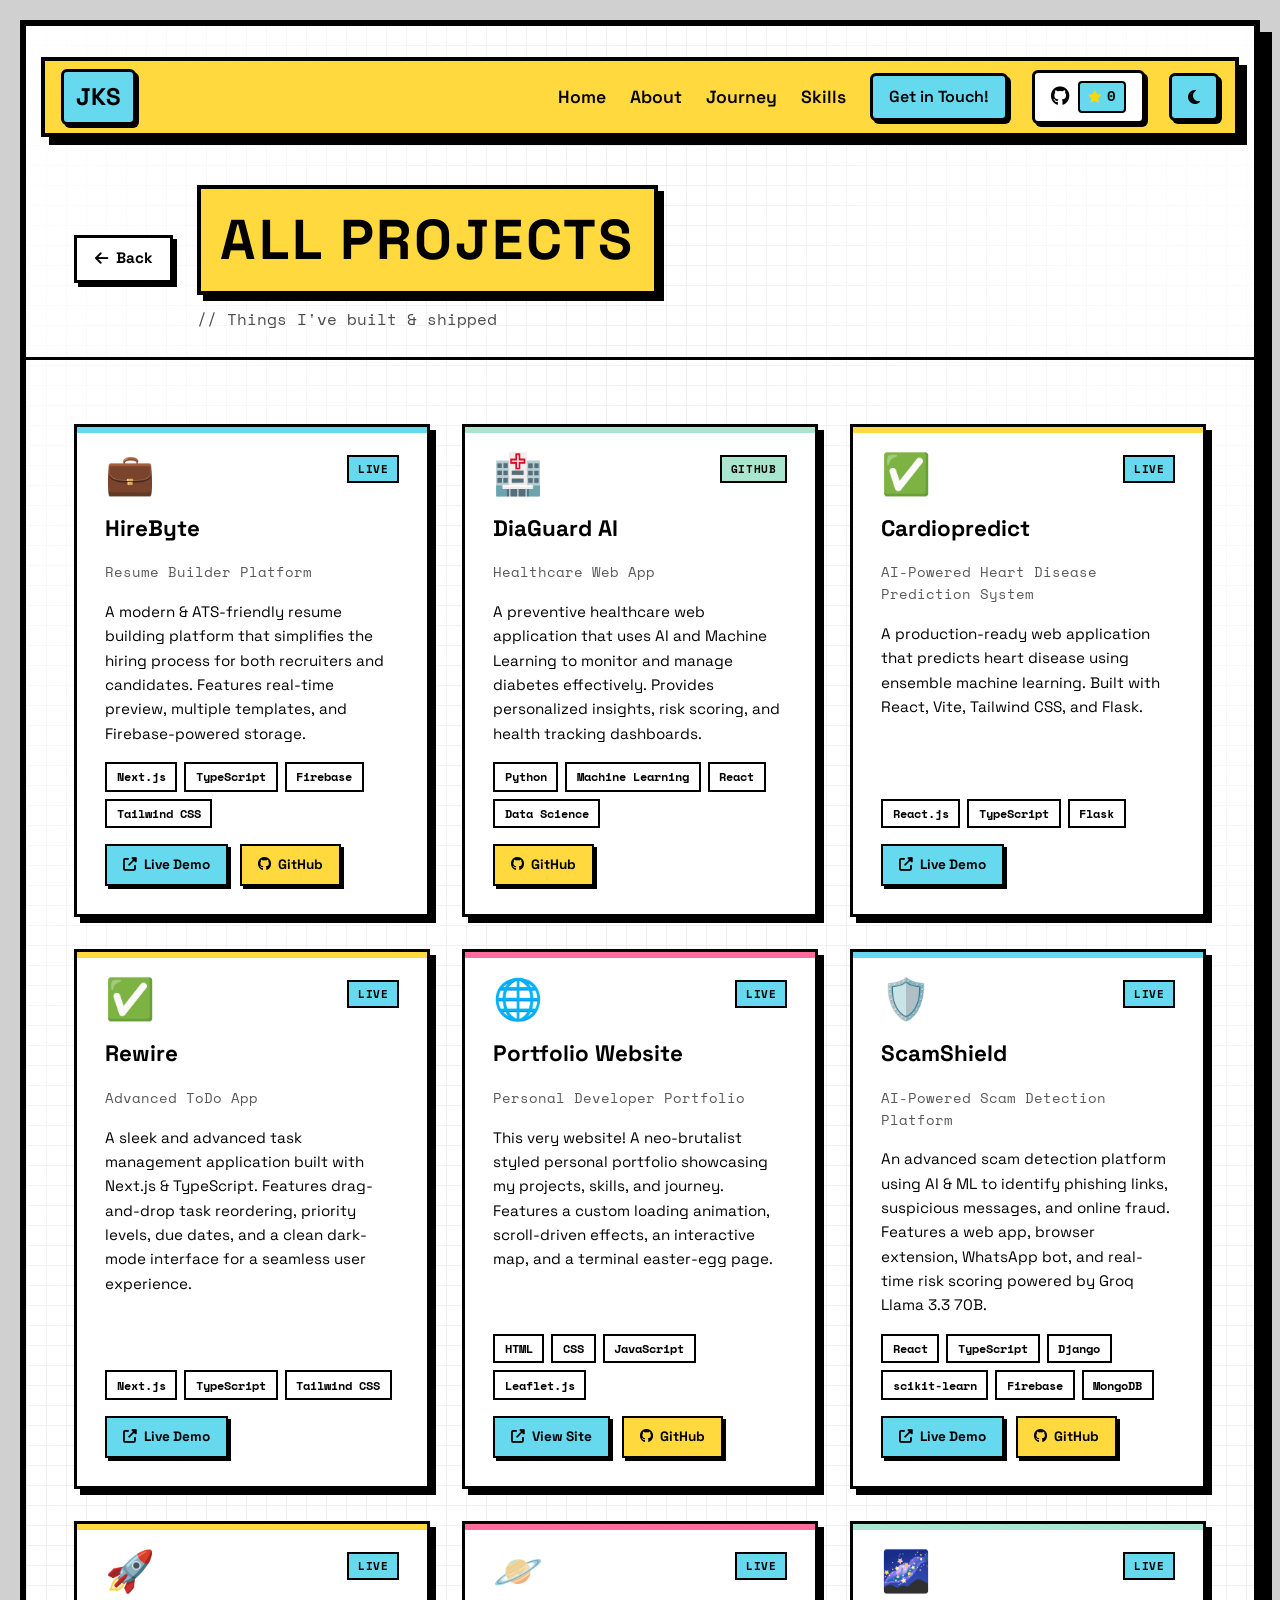
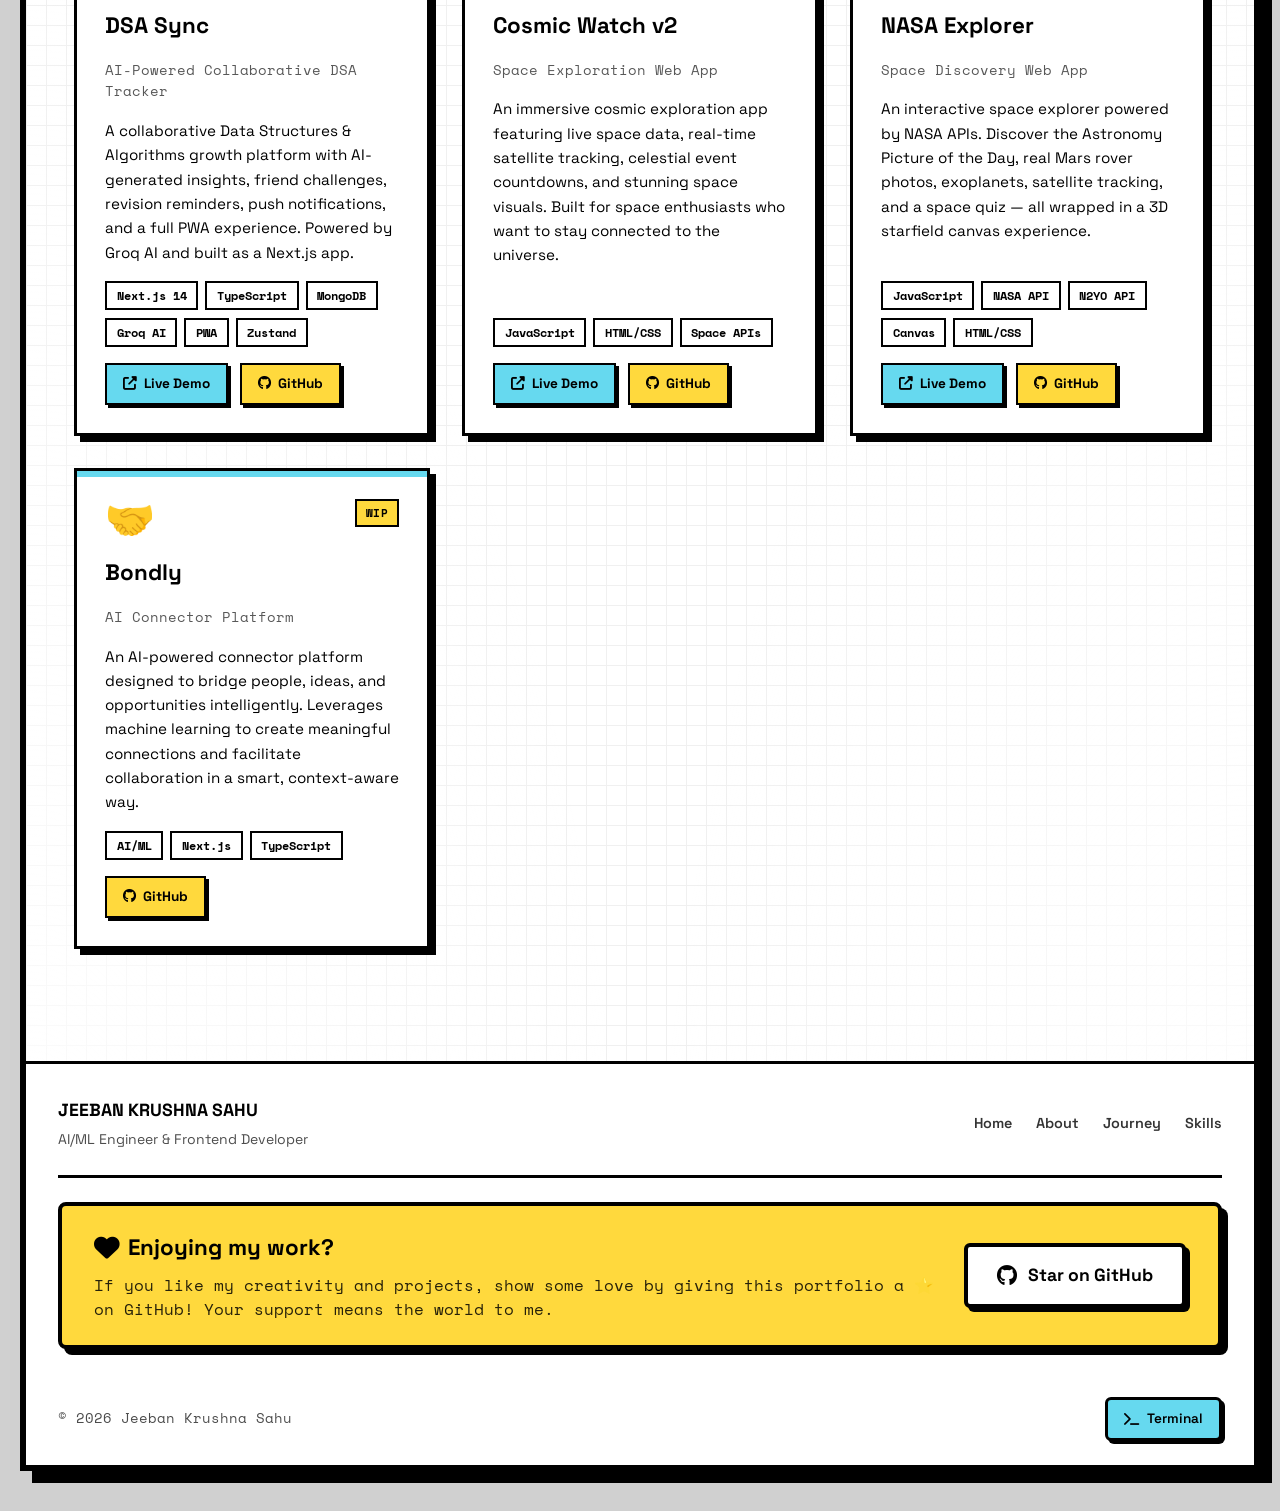
<file: projects.html>
<!DOCTYPE html>
<html lang="en">

<head>
    <meta charset="UTF-8">
    <meta name="viewport" content="width=device-width, initial-scale=1.0">

    <!-- Primary Meta Tags -->
    <title>Projects | Jeeban Krushna Sahu</title>
    <meta name="title" content="Projects | Jeeban Krushna Sahu">
    <meta name="description"
        content="All projects by Jeeban Krushna Sahu — AI/ML Engineer & Frontend Developer. Explore HireByte, DiaGuard AI, Rewire, and more.">
    <meta name="author" content="Jeeban Krushna Sahu">
    <meta name="robots" content="index, follow">

    <!-- Canonical URL -->
    <link rel="canonical" href="https://jeebankrushnasahu.me/projects.html">

    <!-- Favicon -->
    <link rel="icon" type="image/svg+xml" href="favicon.svg">

    <!-- Preconnect -->
    <link rel="preconnect" href="https://fonts.googleapis.com">
    <link rel="preconnect" href="https://fonts.gstatic.com" crossorigin>
    <link rel="preconnect" href="https://cdnjs.cloudflare.com">

    <!-- Stylesheets -->
    <link rel="preload" href="neo-styles.css" as="style">
    <link rel="stylesheet" href="neo-styles.css">
    <link rel="stylesheet" href="https://cdnjs.cloudflare.com/ajax/libs/font-awesome/6.4.0/css/all.min.css"
        media="print" onload="this.media='all'">
    <noscript>
        <link rel="stylesheet" href="https://cdnjs.cloudflare.com/ajax/libs/font-awesome/6.4.0/css/all.min.css">
    </noscript>
    <link
        href="https://fonts.googleapis.com/css2?family=Space+Grotesk:wght@400;600;700&family=Space+Mono:wght@400;700&family=Caveat:wght@400;700&display=swap"
        rel="stylesheet">

    <style>
        /* ── Projects Page Specific Styles ── */
        .projects-hero {
            padding: 3rem 3rem 1.5rem;
            border-bottom: 3px solid var(--border);
        }

        .projects-hero-inner {
            display: flex;
            align-items: center;
            gap: 1.5rem;
            flex-wrap: wrap;
        }

        .back-btn {
            display: inline-flex;
            align-items: center;
            gap: 0.5rem;
            padding: 0.55rem 1.1rem;
            background: var(--white);
            border: 3px solid var(--border);
            box-shadow: 4px 4px 0 var(--border);
            color: var(--text);
            text-decoration: none;
            font-weight: 700;
            font-size: 0.95rem;
            transition: all 0.2s ease;
            font-family: 'Space Grotesk', sans-serif;
        }

        .back-btn:hover {
            transform: translate(4px, 4px);
            box-shadow: 0 0 0 var(--border);
        }

        .projects-page-title {
            font-size: clamp(2rem, 5vw, 3.5rem);
            font-weight: 700;
            background: var(--yellow);
            border: 4px solid var(--border);
            box-shadow: 6px 6px 0 var(--border);
            padding: 0.4rem 1.2rem;
            display: inline-block;
            letter-spacing: 0.05em;
        }

        .projects-subtitle {
            font-size: 1rem;
            color: var(--text);
            opacity: 0.7;
            margin-top: 0.75rem;
            font-family: 'Space Mono', monospace;
        }

        /* ── Projects Grid ── */
        .projects-container {
            padding: 2rem 3rem 4rem;
        }

        .projects-grid {
            display: grid;
            grid-template-columns: repeat(auto-fill, minmax(340px, 1fr));
            gap: 2rem;
            margin-top: 2rem;
        }

        /* ── Project Card ── */
        .project-card {
            background: var(--white);
            border: 3px solid var(--border);
            box-shadow: 6px 6px 0 var(--border);
            padding: 1.75rem;
            display: flex;
            flex-direction: column;
            gap: 1rem;
            transition: transform 0.2s ease, box-shadow 0.2s ease;
            opacity: 0;
            animation: none;
            position: relative;
            overflow: hidden;
        }

        .project-card.fade-in {
            animation: fadeInUp 0.6s ease forwards;
        }

        .project-card:hover {
            transform: translate(-4px, -4px);
            box-shadow: 10px 10px 0 var(--border);
        }

        /* Accent stripe at top of card */
        .project-card::before {
            content: '';
            position: absolute;
            top: 0;
            left: 0;
            right: 0;
            height: 6px;
        }

        .project-card.accent-cyan::before {
            background: var(--cyan);
        }

        .project-card.accent-pink::before {
            background: var(--pink);
        }

        .project-card.accent-yellow::before {
            background: var(--yellow);
        }

        .project-card.accent-green::before {
            background: var(--accent);
        }

        .project-card-header {
            display: flex;
            align-items: flex-start;
            justify-content: space-between;
            gap: 1rem;
        }

        .project-emoji {
            font-size: 2.5rem;
            line-height: 1;
            flex-shrink: 0;
        }

        .project-status {
            font-size: 0.7rem;
            font-weight: 700;
            font-family: 'Space Mono', monospace;
            padding: 0.2rem 0.55rem;
            border: 2px solid var(--border);
            text-transform: uppercase;
            letter-spacing: 0.05em;
            flex-shrink: 0;
        }

        .status-live {
            background: var(--cyan);
            color: var(--text);
        }

        .status-wip {
            background: var(--yellow);
            color: var(--text);
        }

        .status-github {
            background: var(--accent);
            color: var(--text);
        }

        .project-name {
            font-size: 1.4rem;
            font-weight: 700;
            color: var(--text);
            margin: 0;
        }

        .project-tagline {
            font-size: 0.85rem;
            font-family: 'Space Mono', monospace;
            color: var(--text);
            opacity: 0.65;
            margin: 0;
        }

        .project-desc {
            font-size: 0.95rem;
            line-height: 1.6;
            color: var(--text);
            margin: 0;
            flex-grow: 1;
        }

        /* Tech tags */
        .project-tags {
            display: flex;
            flex-wrap: wrap;
            gap: 0.45rem;
        }

        .project-tag {
            font-size: 0.75rem;
            font-family: 'Space Mono', monospace;
            font-weight: 700;
            padding: 0.2rem 0.6rem;
            background: var(--white);
            border: 2px solid var(--border);
            color: var(--text);
        }

        body[data-theme="dark"] .project-tag {
            background: var(--bg);
        }

        /* Action buttons */
        .project-actions {
            display: flex;
            gap: 0.75rem;
            flex-wrap: wrap;
            margin-top: auto;
        }

        .proj-btn {
            display: inline-flex;
            align-items: center;
            gap: 0.45rem;
            padding: 0.5rem 1rem;
            border: 2.5px solid var(--border);
            font-weight: 700;
            font-size: 0.85rem;
            text-decoration: none;
            color: var(--text);
            transition: all 0.2s ease;
            font-family: 'Space Grotesk', sans-serif;
            box-shadow: 3px 3px 0 var(--border);
        }

        .proj-btn:hover {
            transform: translate(3px, 3px);
            box-shadow: 0 0 0 var(--border);
        }

        .proj-btn-live {
            background: var(--cyan);
        }

        .proj-btn-github {
            background: var(--yellow);
        }

        .proj-btn-demo {
            background: var(--accent);
        }

        /* Stagger delay for cards */
        .project-card:nth-child(1) {
            animation-delay: 0.05s;
        }

        .project-card:nth-child(2) {
            animation-delay: 0.15s;
        }

        .project-card:nth-child(3) {
            animation-delay: 0.25s;
        }

        .project-card:nth-child(4) {
            animation-delay: 0.35s;
        }

        .project-card:nth-child(5) {
            animation-delay: 0.45s;
        }

        .project-card:nth-child(6) {
            animation-delay: 0.55s;
        }

        .project-card:nth-child(7) {
            animation-delay: 0.65s;
        }

        .project-card:nth-child(8) {
            animation-delay: 0.75s;
        }

        .project-card:nth-child(9) {
            animation-delay: 0.85s;
        }

        /* ── Responsive ── */
        @media (max-width: 768px) {
            .projects-hero {
                padding: 2rem 1.25rem 1rem;
            }

            .projects-container {
                padding: 1.25rem 1.25rem 3rem;
            }

            .projects-grid {
                grid-template-columns: 1fr;
                gap: 1.25rem;
            }

            .projects-page-title {
                font-size: 1.8rem;
            }
        }
    </style>
</head>

<body>
    <div class="page-wrapper">

        <!-- Navbar -->
        <nav class="navbar">
            <div class="nav-content">
                <a href="index.html" class="nav-brand">JKS</a>
                <div class="nav-right">
                    <a href="index.html#hero" class="nav-link">Home</a>
                    <a href="index.html#about" class="nav-link">About</a>
                    <a href="index.html#experience" class="nav-link">Journey</a>
                    <a href="index.html#skills" class="nav-link">Skills</a>
                    <a href="index.html#contact" class="nav-cta">Get in Touch!</a>
                    <a href="https://github.com/Jeeban-2006/jeebankrushnasahu.me" target="_blank" class="github-star-badge" id="github-star-badge" title="Star on GitHub">
                        <i class="fab fa-github"></i>
                        <span class="star-count" id="star-count">
                            <i class="fas fa-star"></i>
                            <span id="star-number">...</span>
                        </span>
                    </a>
                    <button id="theme-toggle" class="theme-toggle-nav" aria-label="Toggle theme">
                        <i class="fas fa-moon"></i>
                    </button>
                </div>
            </div>
        </nav>

        <!-- Page Header -->
        <div class="projects-hero">
            <div class="projects-hero-inner">
                <a href="index.html#experience" class="back-btn">
                    <i class="fas fa-arrow-left"></i> Back
                </a>
                <div>
                    <h1 class="projects-page-title">ALL PROJECTS</h1>
                    <p class="projects-subtitle">// Things I've built &amp; shipped</p>
                </div>
            </div>
        </div>

        <!-- Projects Grid -->
        <div class="projects-container">
            <div class="projects-grid" id="projects-grid">

                <!-- Project 1: HireByte -->
                <div class="project-card accent-cyan">
                    <div class="project-card-header">
                        <span class="project-emoji">💼</span>
                        <span class="project-status status-live">Live</span>
                    </div>
                    <h2 class="project-name">HireByte</h2>
                    <p class="project-tagline">Resume Builder Platform</p>
                    <p class="project-desc">
                        A modern &amp; ATS-friendly resume building platform that simplifies the hiring process for
                        both recruiters and candidates. Features real-time preview, multiple templates, and
                        Firebase-powered storage.
                    </p>
                    <div class="project-tags">
                        <span class="project-tag">Next.js</span>
                        <span class="project-tag">TypeScript</span>
                        <span class="project-tag">Firebase</span>
                        <span class="project-tag">Tailwind CSS</span>
                    </div>
                    <div class="project-actions">
                        <a href="https://hirebyte.vercel.app/" target="_blank" class="proj-btn proj-btn-live">
                            <i class="fas fa-external-link-alt"></i> Live Demo
                        </a>
                        <a href="https://github.com/Jeeban-2006/HireByte" target="_blank"
                            class="proj-btn proj-btn-github">
                            <i class="fab fa-github"></i> GitHub
                        </a>
                    </div>
                </div>

                <!-- Project 2: DiaGuard AI -->
                <div class="project-card accent-green">
                    <div class="project-card-header">
                        <span class="project-emoji">🏥</span>
                        <span class="project-status status-github">GitHub</span>
                    </div>
                    <h2 class="project-name">DiaGuard AI</h2>
                    <p class="project-tagline">Healthcare Web App</p>
                    <p class="project-desc">
                        A preventive healthcare web application that uses AI and Machine Learning to monitor
                        and manage diabetes effectively. Provides personalized insights, risk scoring, and
                        health tracking dashboards.
                    </p>
                    <div class="project-tags">
                        <span class="project-tag">Python</span>
                        <span class="project-tag">Machine Learning</span>
                        <span class="project-tag">React</span>
                        <span class="project-tag">Data Science</span>
                    </div>
                    <div class="project-actions">
                        <a href="https://github.com/Jeeban-2006/diaguard" target="_blank"
                            class="proj-btn proj-btn-github">
                            <i class="fab fa-github"></i> GitHub
                        </a>
                    </div>
                </div>

                 <!-- Project 3: cardiopredict -->
                <div class="project-card accent-yellow">
                    <div class="project-card-header">
                        <span class="project-emoji">✅</span>
                        <span class="project-status status-live">Live</span>
                    </div>
                    <h2 class="project-name">Cardiopredict</h2>
                    <p class="project-tagline">AI-Powered Heart Disease Prediction System</p>
                    <p class="project-desc">
                        A production-ready web application that predicts heart disease using ensemble machine learning. Built with React, Vite, Tailwind CSS, and Flask.


                    </p>
                    <div class="project-tags">
                        <span class="project-tag">React.js</span>
                        <span class="project-tag">TypeScript</span>
                        <span class="project-tag">Flask</span>
                    </div>
                    <div class="project-actions">
                        <a href="https://cardiopredict-sepia.vercel.app/" target="_blank" class="proj-btn proj-btn-live">
                            <i class="fas fa-external-link-alt"></i> Live Demo
                        </a>
                    </div>
                </div>

                <!-- Project 4: Rewire -->
                <div class="project-card accent-yellow">
                    <div class="project-card-header">
                        <span class="project-emoji">✅</span>
                        <span class="project-status status-live">Live</span>
                    </div>
                    <h2 class="project-name">Rewire</h2>
                    <p class="project-tagline">Advanced ToDo App</p>
                    <p class="project-desc">
                        A sleek and advanced task management application built with Next.js &amp; TypeScript.
                        Features drag-and-drop task reordering, priority levels, due dates, and a clean
                        dark-mode interface for a seamless user experience.
                    </p>
                    <div class="project-tags">
                        <span class="project-tag">Next.js</span>
                        <span class="project-tag">TypeScript</span>
                        <span class="project-tag">Tailwind CSS</span>
                    </div>
                    <div class="project-actions">
                        <a href="https://rewire-todo.netlify.app/" target="_blank" class="proj-btn proj-btn-live">
                            <i class="fas fa-external-link-alt"></i> Live Demo
                        </a>
                    </div>
                </div>

                <!-- Project 5: marjoballabani.me (This Portfolio) -->
                <div class="project-card accent-pink">
                    <div class="project-card-header">
                        <span class="project-emoji">🌐</span>
                        <span class="project-status status-live">Live</span>
                    </div>
                    <h2 class="project-name">Portfolio Website</h2>
                    <p class="project-tagline">Personal Developer Portfolio</p>
                    <p class="project-desc">
                        This very website! A neo-brutalist styled personal portfolio showcasing my projects,
                        skills, and journey. Features a custom loading animation, scroll-driven effects,
                        an interactive map, and a terminal easter-egg page.
                    </p>
                    <div class="project-tags">
                        <span class="project-tag">HTML</span>
                        <span class="project-tag">CSS</span>
                        <span class="project-tag">JavaScript</span>
                        <span class="project-tag">Leaflet.js</span>
                    </div>
                    <div class="project-actions">
                        <a href="index.html" class="proj-btn proj-btn-live">
                            <i class="fas fa-external-link-alt"></i> View Site
                        </a>
                        <a href="https://github.com/Jeeban-2006/jeebankrushnasahu.me" target="_blank"
                            class="proj-btn proj-btn-github">
                            <i class="fab fa-github"></i> GitHub
                        </a>
                    </div>
                </div>

                <!-- Project 5: ScamShield -->
                <div class="project-card accent-cyan">
                    <div class="project-card-header">
                        <span class="project-emoji">🛡️</span>
                        <span class="project-status status-live">Live</span>
                    </div>
                    <h2 class="project-name">ScamShield</h2>
                    <p class="project-tagline">AI-Powered Scam Detection Platform</p>
                    <p class="project-desc">
                        An advanced scam detection platform using AI &amp; ML to identify phishing links,
                        suspicious messages, and online fraud. Features a web app, browser extension,
                        WhatsApp bot, and real-time risk scoring powered by Groq Llama 3.3 70B.
                    </p>
                    <div class="project-tags">
                        <span class="project-tag">React</span>
                        <span class="project-tag">TypeScript</span>
                        <span class="project-tag">Django</span>
                        <span class="project-tag">scikit-learn</span>
                        <span class="project-tag">Firebase</span>
                        <span class="project-tag">MongoDB</span>
                    </div>
                    <div class="project-actions">
                        <a href="https://scam-shield-fawn.vercel.app/" target="_blank" class="proj-btn proj-btn-live">
                            <i class="fas fa-external-link-alt"></i> Live Demo
                        </a>
                        <a href="https://github.com/Jeeban-2006/Scam_Shield" target="_blank"
                            class="proj-btn proj-btn-github">
                            <i class="fab fa-github"></i> GitHub
                        </a>
                    </div>
                </div>

                <!-- Project 6: DSA Sync -->
                <div class="project-card accent-yellow">
                    <div class="project-card-header">
                        <span class="project-emoji">🚀</span>
                        <span class="project-status status-live">Live</span>
                    </div>
                    <h2 class="project-name">DSA Sync</h2>
                    <p class="project-tagline">AI-Powered Collaborative DSA Tracker</p>
                    <p class="project-desc">
                        A collaborative Data Structures &amp; Algorithms growth platform with AI-generated
                        insights, friend challenges, revision reminders, push notifications, and
                        a full PWA experience. Powered by Groq AI and built as a Next.js app.
                    </p>
                    <div class="project-tags">
                        <span class="project-tag">Next.js 14</span>
                        <span class="project-tag">TypeScript</span>
                        <span class="project-tag">MongoDB</span>
                        <span class="project-tag">Groq AI</span>
                        <span class="project-tag">PWA</span>
                        <span class="project-tag">Zustand</span>
                    </div>
                    <div class="project-actions">
                        <a href="https://dsa-sync.vercel.app/" target="_blank" class="proj-btn proj-btn-live">
                            <i class="fas fa-external-link-alt"></i> Live Demo
                        </a>
                        <a href="https://github.com/Jeeban-2006/DSA-Sync" target="_blank"
                            class="proj-btn proj-btn-github">
                            <i class="fab fa-github"></i> GitHub
                        </a>
                    </div>
                </div>

                <!-- Project 7: Cosmic Watch -->
                <div class="project-card accent-pink">
                    <div class="project-card-header">
                        <span class="project-emoji">🪐</span>
                        <span class="project-status status-live">Live</span>
                    </div>
                    <h2 class="project-name">Cosmic Watch v2</h2>
                    <p class="project-tagline">Space Exploration Web App</p>
                    <p class="project-desc">
                        An immersive cosmic exploration app featuring live space data, real-time
                        satellite tracking, celestial event countdowns, and stunning space visuals.
                        Built for space enthusiasts who want to stay connected to the universe.
                    </p>
                    <div class="project-tags">
                        <span class="project-tag">JavaScript</span>
                        <span class="project-tag">HTML/CSS</span>
                        <span class="project-tag">Space APIs</span>
                    </div>
                    <div class="project-actions">
                        <a href="https://cosmicwatch.vercel.app/" target="_blank" class="proj-btn proj-btn-live">
                            <i class="fas fa-external-link-alt"></i> Live Demo
                        </a>
                        <a href="https://github.com/Jeeban-2006/Cosmic_Watch_v2" target="_blank"
                            class="proj-btn proj-btn-github">
                            <i class="fab fa-github"></i> GitHub
                        </a>
                    </div>
                </div>

                <!-- Project 8: NASA Explorer -->
                <div class="project-card accent-green">
                    <div class="project-card-header">
                        <span class="project-emoji">🌌</span>
                        <span class="project-status status-live">Live</span>
                    </div>
                    <h2 class="project-name">NASA Explorer</h2>
                    <p class="project-tagline">Space Discovery Web App</p>
                    <p class="project-desc">
                        An interactive space explorer powered by NASA APIs. Discover the Astronomy
                        Picture of the Day, real Mars rover photos, exoplanets, satellite tracking,
                        and a space quiz — all wrapped in a 3D starfield canvas experience.
                    </p>
                    <div class="project-tags">
                        <span class="project-tag">JavaScript</span>
                        <span class="project-tag">NASA API</span>
                        <span class="project-tag">N2YO API</span>
                        <span class="project-tag">Canvas</span>
                        <span class="project-tag">HTML/CSS</span>
                    </div>
                    <div class="project-actions">
                        <a href="https://nasa-explorer0.netlify.app/" target="_blank" class="proj-btn proj-btn-live">
                            <i class="fas fa-external-link-alt"></i> Live Demo
                        </a>
                        <a href="https://github.com/Jeeban-2006/NASA-Explorer" target="_blank"
                            class="proj-btn proj-btn-github">
                            <i class="fab fa-github"></i> GitHub
                        </a>
                    </div>
                </div>

                <!-- Project 9: Bondly -->
                <div class="project-card accent-cyan">
                    <div class="project-card-header">
                        <span class="project-emoji">🤝</span>
                        <span class="project-status status-wip">WIP</span>
                    </div>
                    <h2 class="project-name">Bondly</h2>
                    <p class="project-tagline">AI Connector Platform</p>
                    <p class="project-desc">
                        An AI-powered connector platform designed to bridge people, ideas, and
                        opportunities intelligently. Leverages machine learning to create meaningful
                        connections and facilitate collaboration in a smart, context-aware way.
                    </p>
                    <div class="project-tags">
                        <span class="project-tag">AI/ML</span>
                        <span class="project-tag">Next.js</span>
                        <span class="project-tag">TypeScript</span>
                    </div>
                    <div class="project-actions">
                        <a href="https://github.com/Jeeban-2006/bondly-ai-connector" target="_blank"
                            class="proj-btn proj-btn-github">
                            <i class="fab fa-github"></i> GitHub
                        </a>
                    </div>
                </div>

            </div>
        </div>

        <!-- Footer -->
        <footer class="footer">
            <div class="footer-compact">
                <div class="footer-main">
                    <div class="footer-brand-compact">
                        <strong>JEEBAN KRUSHNA SAHU</strong>
                        <span>AI/ML Engineer &amp; Frontend Developer</span>
                    </div>
                    <div class="footer-nav-compact">
                        <a href="index.html#hero">Home</a>
                        <a href="index.html#about">About</a>
                        <a href="index.html#experience">Journey</a>
                        <a href="index.html#skills">Skills</a>
                    </div>
                    <div class="footer-social-compact">
                        <a href="https://github.com/Jeeban-2006" target="_blank" title="GitHub">
                            <i class="fab fa-github"></i>
                        </a>
                        <a href="https://linkedin.com/in/jeeban-krushna-sahu-004228301" target="_blank"
                            title="LinkedIn">
                            <i class="fab fa-linkedin"></i>
                        </a>
                        <a href="https://www.instagram.com/jenext.exe" target="_blank" title="Instagram">
                            <i class="fab fa-instagram"></i>
                        </a>
                        <a href="mailto:jeebankrushnasahu1@gmail.com" title="Email">
                            <i class="fas fa-envelope"></i>
                        </a>
                    </div>
                </div>
                
                <!-- GitHub Star CTA -->
                <div class="github-star-cta">
                    <div class="github-star-cta-content">
                        <div class="github-star-cta-title">
                            <i class="fas fa-heart"></i> Enjoying my work?
                        </div>
                        <p class="github-star-cta-text">
                            If you like my creativity and projects, show some love by giving this portfolio a ⭐ on GitHub! Your support means the world to me.
                        </p>
                    </div>
                    <a href="https://github.com/Jeeban-2006/jeebankrushnasahu.me" target="_blank" class="github-star-cta-btn">
                        <i class="fab fa-github"></i>
                        Star on GitHub
                    </a>
                </div>
                
                <div class="footer-bottom-compact">
                    <span>© 2026 Jeeban Krushna Sahu</span>
                    <a href="terminal.html" class="footer-terminal-link-compact">
                        <i class="fas fa-terminal"></i> Terminal
                    </a>
                </div>
            </div>
        </footer>

    </div><!-- /page-wrapper -->

    <script>
        // GitHub Star Count Fetcher
        async function fetchGitHubStars() {
            const starNumber = document.getElementById('star-number');
            try {
                const response = await fetch('https://api.github.com/repos/Jeeban-2006/jeebankrushnasahu.me');
                if (!response.ok) throw new Error('Failed to fetch');
                const data = await response.json();
                const stars = data.stargazers_count;
                
                // Animate the number
                animateStarCount(0, stars, starNumber);
                
                // Store in localStorage with timestamp
                localStorage.setItem('githubStars', stars);
                localStorage.setItem('githubStarsTimestamp', Date.now());
            } catch (error) {
                console.error('Error fetching GitHub stars:', error);
                // Try to use cached value
                const cachedStars = localStorage.getItem('githubStars');
                if (cachedStars) {
                    starNumber.textContent = cachedStars;
                } else {
                    starNumber.textContent = '0';
                }
            }
        }

        // Animate star count
        function animateStarCount(start, end, element) {
            const duration = 1000; // 1 second
            const startTime = Date.now();
            
            function update() {
                const currentTime = Date.now();
                const elapsed = currentTime - startTime;
                const progress = Math.min(elapsed / duration, 1);
                
                const current = Math.floor(start + (end - start) * progress);
                element.textContent = current;
                
                if (progress < 1) {
                    requestAnimationFrame(update);
                }
            }
            
            requestAnimationFrame(update);
        }

        // Check if we should fetch new data (every 5 minutes)
        function shouldFetchStars() {
            const timestamp = localStorage.getItem('githubStarsTimestamp');
            if (!timestamp) return true;
            const fiveMinutes = 5 * 60 * 1000;
            return (Date.now() - parseInt(timestamp)) > fiveMinutes;
        }

        // Initialize star count on page load
        window.addEventListener('load', () => {
            const cachedStars = localStorage.getItem('githubStars');
            const starNumber = document.getElementById('star-number');
            
            if (cachedStars && !shouldFetchStars()) {
                starNumber.textContent = cachedStars;
            }
            
            if (shouldFetchStars()) {
                fetchGitHubStars();
            }
        });

        // Dark mode — sync with localStorage (same as main site)
        const savedTheme = localStorage.getItem('theme') || 'light';
        if (savedTheme === 'dark') {
            document.body.setAttribute('data-theme', 'dark');
            document.getElementById('theme-toggle').innerHTML = '<i class="fas fa-sun"></i>';
        }

        document.getElementById('theme-toggle').addEventListener('click', () => {
            const isDark = document.body.getAttribute('data-theme') === 'dark';
            if (isDark) {
                document.body.removeAttribute('data-theme');
                localStorage.setItem('theme', 'light');
                document.getElementById('theme-toggle').innerHTML = '<i class="fas fa-moon"></i>';
            } else {
                document.body.setAttribute('data-theme', 'dark');
                localStorage.setItem('theme', 'dark');
                document.getElementById('theme-toggle').innerHTML = '<i class="fas fa-sun"></i>';
            }
        });

        // Navbar hide/show on scroll
        let lastScroll = 0;
        const navbar = document.querySelector('.navbar');
        window.addEventListener('scroll', () => {
            const currentScroll = window.scrollY;
            if (currentScroll > lastScroll && currentScroll > 80) {
                navbar.classList.add('navbar-hidden');
            } else {
                navbar.classList.remove('navbar-hidden');
            }
            lastScroll = currentScroll;
        });

        // Fade-in animation for cards via IntersectionObserver
        const cards = document.querySelectorAll('.project-card');
        const observer = new IntersectionObserver((entries) => {
            entries.forEach(entry => {
                if (entry.isIntersecting) {
                    entry.target.classList.add('fade-in');
                    observer.unobserve(entry.target);
                }
            });
        }, { threshold: 0.1 });

        cards.forEach(card => observer.observe(card));
    </script>
</body>

</html>
</file>
<file: neo-styles.css>
* {
  margin: 0;
  padding: 0;
  box-sizing: border-box;
}

html {
  scroll-behavior: smooth;
}

/* Loading Screen */
.loader-overlay {
  position: fixed;
  top: 0;
  left: 0;
  width: 100%;
  height: 100%;
  background: var(--yellow);
  display: flex;
  flex-direction: column;
  align-items: center;
  justify-content: center;
  gap: 3rem;
  z-index: 99999;
  transition: opacity 0.3s ease, visibility 0.3s ease;
}

.loader-overlay.hidden {
  opacity: 0;
  visibility: hidden;
}

.loader-shapes {
  position: absolute;
  width: 100%;
  height: 100%;
  top: 0;
  left: 0;
  overflow: hidden;
  pointer-events: none;
}

.loader-shape-svg {
  position: absolute;
  animation: float-deco 3s ease-in-out infinite;
}

.loader-shape-1 {
  top: 15%;
  left: 10%;
  animation-delay: 0s;
}

.loader-shape-2 {
  top: 20%;
  right: 15%;
  animation-delay: 0.5s;
}

.loader-shape-3 {
  bottom: 20%;
  left: 15%;
  animation-delay: 1s;
}

.loader-wrapper {
  display: flex;
  gap: 1.5rem;
  align-items: center;
  position: relative;
  z-index: 2;
}

.loader-letter {
  font-size: 6rem;
  font-weight: 700;
  font-family: 'Space Grotesk', sans-serif;
  background: var(--white);
  border: 6px solid var(--border);
  box-shadow: 12px 12px 0 var(--border);
  width: 120px;
  height: 120px;
  display: flex;
  align-items: center;
  justify-content: center;
  animation: letter-pop 0.6s cubic-bezier(0.68, -0.55, 0.265, 1.55) forwards;
  opacity: 0;
  transform: scale(0) rotate(-180deg);
}

.loader-letter:nth-child(1) {
  background: var(--cyan);
  animation-delay: 0.1s;
}

.loader-letter:nth-child(2) {
  background: var(--pink);
  animation-delay: 0.2s;
}

.loader-progress-bar {
  width: 300px;
  height: 20px;
  background: var(--white);
  border: 4px solid var(--border);
  box-shadow: 6px 6px 0 var(--border);
  position: relative;
  overflow: hidden;
  z-index: 2;
}

.loader-progress-fill {
  height: 100%;
  background: var(--yellow);
  width: 0%;
  animation: progress-fill 0.8s ease-out forwards;
  animation-delay: 0.3s;
  position: relative;
}

.loader-progress-fill::after {
  content: '';
  position: absolute;
  top: 0;
  right: 0;
  width: 4px;
  height: 100%;
  background: var(--border);
}

@keyframes letter-pop {
  0% {
    opacity: 0;
    transform: scale(0) rotate(-180deg);
  }
  100% {
    opacity: 1;
    transform: scale(1) rotate(0deg);
  }
}

@keyframes progress-fill {
  0% {
    width: 0%;
  }
  100% {
    width: 100%;
  }
}

@keyframes float-deco {
  0%, 100% {
    transform: translateY(0) rotate(0deg);
  }
  50% {
    transform: translateY(-20px) rotate(10deg);
  }
}

@media (max-width: 768px) {
  .loader-letter {
    font-size: 4rem;
    width: 90px;
    height: 90px;
    border: 4px solid var(--border);
    box-shadow: 8px 8px 0 var(--border);
  }

  .loader-wrapper {
    gap: 1rem;
  }

  .loader-progress-bar {
    width: 220px;
    height: 16px;
    box-shadow: 4px 4px 0 var(--border);
  }

  .loader-shape-svg svg {
    width: 60px;
    height: 60px;
  }

  .loader-shape-1 {
    top: 10%;
    left: 5%;
  }

  .loader-shape-2 {
    top: 15%;
    right: 8%;
  }

  .loader-shape-3 {
    bottom: 15%;
    left: 8%;
  }
}

:root {
  --bg: #ffffff;
  --text: #000000;
  --border: #000000;
  --primary: #66d9ef;
  --secondary: #ffd93d;
  --accent: #a8e6cf;
  --pink: #ff6b9d;
  --white: #FFFFFF;
  --yellow: #ffd93d;
  --cyan: #66d9ef;
  --shadow-offset: 4px;
  --border-width: 3px;
}

body[data-theme="dark"] {
  --bg: #1a1a1a;
  --text: #ffffff;
  --border: #a8e6cf;
  --white: #2a2a2a;
  background: #0a0a0a;
}

/* Progress Bar */
.progress-bar-container {
  position: fixed;
  top: 0;
  left: 0;
  width: 100%;
  height: 12px;
  background: var(--white);
  border-bottom: 4px solid var(--border);
  z-index: 10000;
}

.progress-bar-fill {
  height: 100%;
  width: 0%;
  background: var(--yellow);
  transition: width 0.1s ease;
  border-right: 4px solid var(--border);
}

.progress-checkpoints {
  position: absolute;
  top: 0;
  left: 0;
  width: 100%;
  height: 100%;
  display: flex;
  justify-content: space-between;
  padding: 0 5%;
}

.checkpoint {
  position: relative;
  display: flex;
  flex-direction: column;
  align-items: center;
  justify-content: center;
  cursor: pointer;
  height: 100%;
}

.checkpoint-dot {
  width: 12px;
  height: 12px;
  min-width: 12px;
  min-height: 12px;
  background: var(--white);
  border: 3px solid var(--border);
  border-radius: 50%;
  position: relative;
  top: 0;
  transition: all 0.3s ease;
  z-index: 2;
  flex-shrink: 0;
}

.checkpoint.active .checkpoint-dot {
  background: var(--yellow);
  transform: scale(1.3);
  box-shadow: 0 0 0 3px var(--white);
}

.checkpoint-label {
  display: none;
}

body[data-theme="dark"] .progress-bar-container {
  background: var(--bg);
}

body[data-theme="dark"] .checkpoint.active .checkpoint-dot {
  background: var(--secondary);
}

/* Neo-brutalist Scrollbars */
::-webkit-scrollbar {
  width: 16px;
  height: 16px;
}

::-webkit-scrollbar-track {
  background: var(--white);
  border-left: 3px solid #000;
}

::-webkit-scrollbar-thumb {
  background: var(--yellow);
  border: 3px solid #000;
  border-radius: 0;
  box-shadow: 3px 0 0 #000;
}

::-webkit-scrollbar-thumb:hover {
  background: var(--cyan);
}

::-webkit-scrollbar-thumb:active {
  background: var(--pink);
  box-shadow: none;
}

::-webkit-scrollbar-corner {
  background: var(--white);
  border-left: 3px solid #000;
  border-top: 3px solid #000;
}

/* Firefox scrollbar */
* {
  scrollbar-width: auto;
  scrollbar-color: var(--yellow) var(--white);
}

body[data-theme="dark"] ::-webkit-scrollbar-track {
  background: var(--bg);
  border-left: 3px solid var(--border);
}

body[data-theme="dark"] ::-webkit-scrollbar-thumb {
  background: var(--secondary);
  border: 3px solid var(--border);
  box-shadow: 3px 0 0 var(--border);
}

body[data-theme="dark"] ::-webkit-scrollbar-thumb:hover {
  background: var(--pink);
}

body[data-theme="dark"] ::-webkit-scrollbar-thumb:active {
  background: var(--cyan);
  box-shadow: none;
}

body[data-theme="dark"] ::-webkit-scrollbar-corner {
  background: var(--bg);
  border-left: 3px solid var(--border);
  border-top: 3px solid var(--border);
}

body[data-theme="dark"] * {
  scrollbar-color: var(--secondary) var(--bg);
}

body[data-theme="dark"] .page-wrapper {
  background:
    radial-gradient(ellipse at top left, rgba(26, 26, 26, 0.9) 0%, transparent 35%),
    radial-gradient(ellipse at top right, rgba(26, 26, 26, 0.9) 0%, transparent 35%),
    radial-gradient(ellipse at bottom left, rgba(26, 26, 26, 0.9) 0%, transparent 35%),
    radial-gradient(ellipse at bottom right, rgba(26, 26, 26, 0.9) 0%, transparent 35%),
    repeating-linear-gradient(
      90deg,
      rgba(255, 255, 255, 0.05) 0px,
      rgba(255, 255, 255, 0.05) 1px,
      transparent 1px,
      transparent 20px
    ),
    repeating-linear-gradient(
      0deg,
      rgba(255, 255, 255, 0.05) 0px,
      rgba(255, 255, 255, 0.05) 1px,
      transparent 1px,
      transparent 20px
    ),
    var(--bg);
}

body[data-theme="dark"] .navbar {
  background: #2a2a2a;
}

body[data-theme="dark"] .hero {
  background: transparent;
}

body[data-theme="dark"] .page-gap {
  background: #0a0a0a;
}

body[data-theme="dark"] .paper-tear svg path[fill="#d0d0d0"] {
  fill: #0a0a0a;
}

body[data-theme="dark"] .paper-tear svg path[fill="#ffffff"] {
  fill: #1a1a1a;
}

body[data-theme="dark"] .tape-sticker {
  background: rgba(255, 217, 61, 0.6);
  border: 2px solid rgba(255, 255, 255, 0.1);
}

body {
  font-family: 'Space Grotesk', sans-serif;
  background: #d0d0d0;
  color: var(--text);
  line-height: 1.6;
  min-height: 100vh;
  margin: 0;
  padding: 20px;
  overflow-y: auto;
}

.page-wrapper {
  padding-top: 16px;
  background:
    radial-gradient(ellipse at top left, rgba(255, 255, 255, 0.9) 0%, transparent 35%),
    radial-gradient(ellipse at top right, rgba(255, 255, 255, 0.9) 0%, transparent 35%),
    radial-gradient(ellipse at bottom left, rgba(255, 255, 255, 0.9) 0%, transparent 35%),
    radial-gradient(ellipse at bottom right, rgba(255, 255, 255, 0.9) 0%, transparent 35%),
    repeating-linear-gradient(
      90deg,
      #f0f0f0 0px,
      #f0f0f0 1px,
      transparent 1px,
      transparent 20px
    ),
    repeating-linear-gradient(
      0deg,
      #f0f0f0 0px,
      #f0f0f0 1px,
      transparent 1px,
      transparent 20px
    ),
    var(--bg);
  background-size: 100% 100%, 100% 100%, 100% 100%, 100% 100%, 20px 20px, 20px 20px, 100%;
  border: 6px solid var(--border);
  box-shadow: 12px 12px 0 var(--border);
  max-width: 1400px;
  margin: 0 auto 20px;
  min-height: calc(100vh - 40px);
  overflow: visible;
  position: relative;
}

/* Custom Scrollbar - Brutalism Style */
body::-webkit-scrollbar {
  width: 16px;
  background: #d0d0d0;
}

body::-webkit-scrollbar-track {
  background: #d0d0d0;
}

body::-webkit-scrollbar-thumb {
  background: var(--border);
  border: 3px solid var(--border);
}

body::-webkit-scrollbar-thumb:hover {
  background: #333;
}

/* Firefox Scrollbar */
body {
  scrollbar-width: thin;
  scrollbar-color: var(--border) #d0d0d0;
}

body[data-theme="dark"]::-webkit-scrollbar {
  background: #0a0a0a;
}

body[data-theme="dark"]::-webkit-scrollbar-track {
  background: #0a0a0a;
}

body[data-theme="dark"]::-webkit-scrollbar-thumb {
  background: var(--border);
  border: 3px solid var(--border);
}

body[data-theme="dark"] {
  scrollbar-color: var(--border) #0a0a0a;
}

/* Animations */
@keyframes fadeInUp {
  from {
    opacity: 0;
    transform: translateY(30px);
  }
  to {
    opacity: 1;
    transform: translateY(0);
  }
}

.section, .timeline-item, .skill-box {
  opacity: 0;
  animation: none;
}

.section.fade-in, .timeline-item.fade-in, .skill-box.fade-in {
  animation: fadeInUp 0.6s ease forwards;
}

.theme-toggle {
  position: fixed;
  top: 2rem;
  right: 2rem;
  width: 60px;
  height: 60px;
  background: var(--primary);
  border: var(--border-width) solid var(--border);
  box-shadow: var(--shadow-offset) var(--shadow-offset) 0 var(--border);
  cursor: pointer;
  z-index: 200;
  font-size: 1.5rem;
  color: var(--text);
  transition: all 0.2s ease;
  display: flex;
  align-items: center;
  justify-content: center;
}

.theme-toggle:hover {
  transform: translate(2px, 2px);
  box-shadow: 2px 2px 0 var(--border);
}

.theme-toggle:active {
  transform: translate(4px, 4px);
  box-shadow: none;
}

body[data-theme="dark"] .theme-toggle {
  background: var(--secondary);
}

body[data-theme="dark"] .section-title {
  background: var(--primary);
  color: var(--text);
}

body[data-theme="dark"] .highlight-box {
  background: var(--accent);
}

body[data-theme="dark"] .timeline-marker {
  background: var(--secondary);
}

body[data-theme="dark"] .timeline-header {
  background: var(--white);
}

body[data-theme="dark"] .badge {
  background: var(--secondary);
  color: var(--bg);
}

body[data-theme="dark"] .language-icon i {
  color: var(--primary);
}

body[data-theme="dark"] .btn-primary {
  background: var(--primary);
  color: var(--bg);
}

body[data-theme="dark"] .btn-secondary {
  background: var(--white);
  color: var(--text);
}

body[data-theme="dark"] .btn-terminal {
  background: var(--terminal);
  color: var(--text);
}

body[data-theme="dark"] .social-icon {
  background: var(--secondary);
  color: var(--bg);
}

body[data-theme="dark"] .avatar {
  box-shadow: var(--shadow-offset) var(--shadow-offset) 0 var(--primary);
}

body[data-theme="dark"] .skill-icon-large {
  color: var(--secondary);
}

body[data-theme="dark"] .highlight-box .skill-icon-large {
  color: var(--bg);
}

body[data-theme="dark"] .job-title i {
  color: var(--secondary);
}

body[data-theme="dark"] .company i {
  color: var(--primary);
}

body[data-theme="dark"] .job-desc i {
  color: var(--accent);
}

/* Navbar */
.navbar {
  background: var(--yellow);
  border: 4px solid var(--border);
  box-shadow: 8px 8px 0 var(--border);
  z-index: 1000;
  position: sticky;
  top: 15px;
  margin: 15px 15px 0;
  transition: transform 0.3s ease;
}

.navbar.navbar-hidden {
  transform: translateY(-120%);
}

.nav-content {
  max-width: 100%;
  margin: 0;
  display: flex;
  justify-content: space-between;
  align-items: center;
  padding: 0.5rem 1rem;
}

.nav-brand {
  font-size: 1.5rem;
  font-weight: 700;
  color: var(--text);
  text-decoration: none;
  padding: 0.35rem 0.75rem;
  background: var(--cyan);
  border: var(--border-width) solid var(--border);
  border-radius: 6px;
  box-shadow: 3px 3px 0 0 var(--border);
  transition: all 0.2s ease;
}

.nav-brand:hover {
  transform: translate(3px, 3px);
  box-shadow: 0 0 0 var(--border);
}

.nav-right {
  display: flex;
  gap: 1.5rem;
  align-items: center;
}

.nav-link {
  padding: 0;
  color: var(--text);
  text-decoration: none;
  font-weight: 600;
  font-size: 1.1rem;
  transition: all 0.2s ease;
  position: relative;
}

.nav-link:hover {
  color: var(--border);
  transform: translateY(-3px) rotate(-2deg) scale(1.1);
  transform-origin: right bottom;
}

.nav-link.active {
  color: var(--border);
}

.nav-cta {
  padding: 0.5rem 1rem;
  background: var(--cyan);
  border: var(--border-width) solid var(--border);
  border-radius: 6px;
  box-shadow: 3px 3px 0 0 var(--border);
  color: var(--text);
  text-decoration: none;
  font-weight: 600;
  font-size: 1rem;
  min-height: 40px;
  display: inline-flex;
  align-items: center;
  transition: all 0.2s ease;
}

.nav-cta:hover {
  transform: translate(3px, 3px);
  box-shadow: 0 0 0 var(--border);
}

.theme-toggle-nav {
  padding: 0.5rem 1rem;
  background: var(--cyan);
  border: var(--border-width) solid var(--border);
  border-radius: 6px;
  cursor: pointer;
  font-size: 1rem;
  font-weight: 600;
  color: var(--text);
  min-height: 48px;
  transition: all 0.2s ease;
  display: inline-flex;
  align-items: center;
  justify-content: center;
  box-shadow: 3px 3px 0 0 var(--border);
}

.theme-toggle-nav:hover {
  transform: translate(3px, 3px);
  box-shadow: 0 0 0 var(--border);
}

/* GitHub Star Badge */
.github-star-badge {
  display: inline-flex;
  align-items: center;
  gap: 0.5rem;
  padding: 0.5rem 1rem;
  background: var(--white);
  border: var(--border-width) solid var(--border);
  border-radius: 6px;
  box-shadow: 3px 3px 0 0 var(--border);
  color: var(--text);
  text-decoration: none;
  font-weight: 600;
  font-size: 1rem;
  min-height: 40px;
  transition: all 0.2s ease;
  font-family: 'Space Grotesk', sans-serif;
}

.github-star-badge:hover {
  transform: translate(3px, 3px);
  box-shadow: 0 0 0 var(--border);
  background: var(--yellow);
}

.github-star-badge .fab.fa-github {
  font-size: 1.2rem;
}

.github-star-badge .star-count {
  display: inline-flex;
  align-items: center;
  gap: 0.3rem;
  padding: 0.2rem 0.5rem;
  background: var(--cyan);
  border: 2px solid var(--border);
  border-radius: 4px;
  font-family: 'Space Mono', monospace;
  font-size: 0.85rem;
}

.github-star-badge .star-count .fas.fa-star {
  font-size: 0.75rem;
  color: #ffd700;
}

.github-star-badge .star-count #star-number {
  font-weight: 700;
}

@media (max-width: 768px) {
  body {
    padding: 10px;
    overflow-x: hidden;
  }

  .page-wrapper {
    border: 3px solid var(--border);
    box-shadow: 4px 4px 0 var(--border);
    margin: 0 auto 10px;
    min-height: calc(100vh - 20px);
    overflow-x: hidden;
  }

  .nav-right {
    gap: 0.5rem;
  }

  .nav-link {
    display: none;
  }

  .nav-cta {
    padding: 0.4rem 0.8rem;
    font-size: 0.85rem;
    min-height: 36px;
  }

  .theme-toggle-nav {
    padding: 0.4rem 0.8rem;
    min-height: 36px;
    font-size: 0.9rem;
  }

  .navbar {
    margin: 10px 10px 0;
    box-shadow: 4px 4px 0 var(--border);
  }
}

/* Hero Section */
.hero {
  min-height: auto;
  display: flex;
  flex-direction: column;
  justify-content: center;
  padding: 4rem 3rem;
  max-width: 100%;
  margin: 0;
}

.hero-content {
  display: grid;
  grid-template-columns: 1fr 1fr;
  gap: 4rem;
  align-items: center;
  margin-bottom: 3rem;
}

.hero-left {
  display: flex;
  flex-direction: column;
  gap: 1.5rem;
}

.hero-greeting {
  font-size: 2rem;
  font-weight: 600;
  color: var(--cyan);
  margin: 0;
}

.hero-name {
  font-size: 3.5rem;
  font-weight: 700;
  line-height: 1.1;
  margin: 0;
}

.hero-description {
  font-size: 1.15rem;
  line-height: 1.7;
  color: var(--text);
  max-width: 600px;
  margin: 0;
}

.hero-social {
  display: flex;
  gap: 1rem;
  margin-top: 0.5rem;
  position: relative;
}

.social-btn {
  width: 50px;
  height: 50px;
  display: flex;
  align-items: center;
  justify-content: center;
  background: var(--white);
  border: var(--border-width) solid var(--border);
  border-radius: 6px;
  color: var(--text);
  font-size: 1.5rem;
  text-decoration: none;
  box-shadow: 3px 3px 0 0 var(--border);
  transition: all 0.2s ease;
}

.social-btn:hover {
  transform: translate(3px, 3px);
  box-shadow: 0 0 0 var(--border);
}

.hero-cta-container {
  display: flex;
  flex-direction: column;
  align-items: flex-start;
  gap: 1.5rem;
  margin-top: 1rem;
  position: relative;
}

.btn-cta {
  display: inline-block;
  padding: 1rem 2rem;
  background: var(--cyan);
  color: var(--text);
  text-decoration: none;
  font-weight: 700;
  font-size: 1.1rem;
  border: var(--border-width) solid var(--border);
  border-radius: 6px;
  box-shadow: 4px 4px 0 0 var(--border);
  transition: all 0.2s ease;
  width: fit-content;
}

.btn-cta:hover {
  transform: translate(4px, 4px);
  box-shadow: 0 0 0 var(--border);
}

.coffee-cta-wrapper {
  display: grid;
  grid-template-columns: auto auto auto;
  grid-template-rows: auto auto;
  position: absolute;
  align-items: end;
  width: fit-content;
  top: -96px;
  left: 230px;
}

.coffee-arrow {
  display: contents;
}

.coffee-arrow-text {
  font-family: 'Caveat', cursive;
  font-size: 1.8rem;
  font-weight: 700;
  color: #3c3c3c;
  white-space: nowrap;
  grid-column: 1 / 2;
  grid-row: 2 / 3;
  align-self: center;
  transform: rotate(-3deg);
}

.coffee-arrow-img {
  width: 140px;
  height: auto;
  display: block;
  transform: rotate(-45deg);
  grid-column: 2 / 3;
  grid-row: 2 / 3;
  margin-left: -20px;
  align-self: center;
}

.btn-coffee {
  display: inline-flex;
  align-items: center;
  justify-content: center;
  width: 65px;
  height: 65px;
  color: var(--text);
  text-decoration: none;
  font-size: 2rem;
  border: none;
  background: transparent;
  box-shadow: none;
  transition: all 0.2s ease;
  grid-column: 3 / 4;
  grid-row: 1 / 2;
  margin-left: -40px;
  position: relative;
  z-index: 1;
}

.btn-coffee::before {
  content: '';
  position: absolute;
  top: 0;
  left: 0;
  right: 0;
  bottom: 0;
  border-radius: 48% 52% 50% 50% / 52% 48% 52% 48%;
  border: var(--border-width) solid var(--border);
  z-index: 0;
  transition: all 0.2s ease;
}

.coffee-icon-img {
  width: 52px;
  height: 52px;
  object-fit: contain;
  position: relative;
  z-index: 2;
}

.btn-coffee:hover {
  transform: translate(-4px, -4px);
}

.btn-coffee:hover::before {
  box-shadow: 8px 8px 0 0 var(--border);
  background: var(--pink);
}

.paper-tear {
  width: 100%;
  position: relative;
  overflow: hidden;
}

.paper-tear-top {
  margin-top: -1px;
  margin-bottom: -1px;
  position: relative;
  z-index: 1;
}

.paper-tear-bottom {
  margin-top: -1px;
  margin-bottom: -1px;
  transition: margin-top 0.1s ease-out;
  position: relative;
  z-index: 3;
  perspective: 1000px;
}

.tear-tape-sticker {
  position: fixed;
  top: var(--tape-position, 0);
  right: 10%;
  width: 120px;
  height: 45px;
  background: rgba(255, 217, 61, 0.7);
  border: 2px solid rgba(0, 0, 0, 0.1);
  border-radius: 2px;
  transform-origin: left center;
  transform: rotate(-8deg) translateY(-40px) translateZ(30px) rotateX(35deg);
  opacity: 0;
  z-index: 50;
  box-shadow: 0 2px 8px rgba(0, 0, 0, 0.15);
  pointer-events: none;
  transition: transform 0.1s ease-out, opacity 0.1s ease-out;
}

.tear-tape-sticker::before {
  content: '';
  position: absolute;
  top: 50%;
  left: 10%;
  right: 10%;
  height: 1px;
  background: rgba(0, 0, 0, 0.05);
  transform: translateY(-50%);
}

.tear-tape-sticker::after {
  content: '';
  position: absolute;
  top: 30%;
  left: 10%;
  right: 10%;
  height: 1px;
  background: rgba(0, 0, 0, 0.05);
}

.container {
  position: relative;
  z-index: 10;
}

.paper-tear svg {
  display: block;
  width: 100%;
  height: 30px;
}

.paper-tear svg path[fill="#d0d0d0"],
.paper-tear svg path[fill="#ffffff"] {
  transition: opacity 0.1s ease-out;
}

.page-gap {
  width: 100%;
  height: 300px;
  background: #d0d0d0;
  position: relative;
  transition: height 0.1s ease-out;
}

.hero-right {
  position: relative;
  display: flex;
  justify-content: center;
}

.hero-image-wrapper {
  position: relative;
  display: inline-block;
}

.hero-photo {
  width: 400px;
  height: 400px;
  object-fit: cover;
  border: var(--border-width) solid var(--border);
  box-shadow: 8px 8px 0 var(--border);
  background: var(--accent);
  position: relative;
  z-index: 2;
  transform-origin: right top;
  transform: rotate(0deg);
  transition: transform 0.3s cubic-bezier(0.68, -0.55, 0.265, 1.55);
}

.hero-photo.tilted {
  transform: rotate(-3deg);
}

.tape-sticker {
  position: absolute;
  top: -15px;
  right: 40px;
  width: 100px;
  height: 40px;
  background: rgba(255, 217, 61, 0.7);
  border: 2px solid rgba(0, 0, 0, 0.1);
  border-radius: 2px;
  transform: rotate(15deg);
  z-index: 4;
  box-shadow: 0 2px 8px rgba(0, 0, 0, 0.15);
}

.tape-sticker::before {
  content: '';
  position: absolute;
  top: 50%;
  left: 10%;
  right: 10%;
  height: 1px;
  background: rgba(0, 0, 0, 0.05);
  transform: translateY(-50%);
}

.tape-sticker::after {
  content: '';
  position: absolute;
  top: 30%;
  left: 10%;
  right: 10%;
  height: 1px;
  background: rgba(0, 0, 0, 0.05);
}

.deco-code {
  position: absolute;
  top: -30px;
  left: -50px;
  z-index: 3;
  animation: float-slow 4s ease-in-out infinite;
  filter: drop-shadow(6px 6px 0 var(--border));
}

.deco-terminal {
  position: absolute;
  top: 20%;
  right: -50px;
  z-index: 3;
  animation: bounce-gentle 2.8s ease-in-out infinite;
  filter: drop-shadow(5px 5px 0 var(--border));
}

.deco-terminal.falling {
  animation: fall-bounce 1.4s cubic-bezier(0.36, 0, 0.66, -0.56) forwards;
}

.deco-floppy {
  position: absolute;
  bottom: 30px;
  left: -70px;
  z-index: 1;
  transform: rotate(-12deg);
  animation: pop-out 3.5s ease-in-out infinite;
  filter: drop-shadow(5px 5px 0 var(--border));
}

@keyframes fall-bounce {
  0% {
    transform: translateY(0);
  }
  60% {
    transform: translateY(var(--fall-distance));
  }
  75% {
    transform: translateY(calc(var(--fall-distance) - 30px));
  }
  85% {
    transform: translateY(calc(var(--fall-distance) - 5px));
  }
  92% {
    transform: translateY(calc(var(--fall-distance) - 15px));
  }
  100% {
    transform: translateY(calc(var(--fall-distance) - 10px));
  }
}

.deco-label {
  position: absolute;
  bottom: -30px;
  right: -50px;
  padding: 0.75rem 1.5rem;
  background: var(--accent);
  color: var(--text);
  font-weight: 700;
  border: var(--border-width) solid var(--border);
  box-shadow: 4px 4px 0 var(--border);
  white-space: nowrap;
  z-index: 3;
  font-size: 1.1rem;
}

.tech-badges {
  display: flex;
  flex-wrap: wrap;
  gap: 1rem;
  justify-content: center;
}

.tech-badge {
  padding: 0.75rem 1.5rem;
  background: var(--white);
  border: var(--border-width) solid var(--border);
  border-radius: 6px;
  box-shadow: 3px 3px 0 0 var(--border);
  font-weight: 600;
  font-size: 0.95rem;
  display: flex;
  align-items: center;
  gap: 0.5rem;
  transition: all 0.2s ease;
}

.tech-badge:hover {
  transform: translate(3px, 3px);
  box-shadow: 0 0 0 var(--border);
  background: var(--yellow);
}

@keyframes float-slow {
  0%, 100% { transform: translateY(0) rotate(0deg); }
  50% { transform: translateY(-25px) rotate(5deg); }
}

@keyframes bounce-gentle {
  0%, 100% { transform: translateY(0); }
  50% { transform: translateY(-10px); }
}

@keyframes pop-out {
  0% { transform: translateX(-15px) rotate(-12deg); }
  50% { transform: translateX(0) rotate(-12deg); }
  100% { transform: translateX(-15px) rotate(-12deg); }
}

.map-card {
  background: var(--white);
  border: var(--border-width) solid var(--border);
  box-shadow: 6px 6px 0 var(--border);
  padding: 2rem;
  transition: all 0.3s ease;
}

.map-card:hover {
  transform: translate(6px, 6px);
  box-shadow: 0 0 0 var(--border);
}

.map-header {
  display: flex;
  align-items: center;
  gap: 0.75rem;
  font-weight: 600;
  font-size: 1.1rem;
  margin-bottom: 1.5rem;
  padding-bottom: 1rem;
  border-bottom: var(--border-width) solid var(--border);
}

.map-header i {
  color: var(--primary);
  font-size: 1.5rem;
}

.location-info {
  display: flex;
  align-items: center;
  gap: 1.5rem;
  margin-bottom: 2rem;
}

.location-pin {
  width: 60px;
  height: 60px;
  background: var(--primary);
  border: var(--border-width) solid var(--border);
  display: flex;
  align-items: center;
  justify-content: center;
  font-size: 1.5rem;
  color: var(--text);
}

.location-details h3 {
  font-size: 1.5rem;
  font-weight: 700;
  margin-bottom: 0.25rem;
}

.location-details p {
  color: var(--text);
  opacity: 0.7;
  font-family: 'Space Mono', monospace;
}

.journey-map {
  display: grid;
  grid-template-columns: repeat(2, 1fr);
  gap: 1rem;
}

.journey-item {
  display: flex;
  align-items: center;
  gap: 0.75rem;
  padding: 0.75rem;
  background: var(--bg);
  border: var(--border-width) solid var(--border);
  transition: all 0.2s ease;
}

.journey-item:hover {
  background: var(--primary);
  transform: translate(var(--border-width), var(--border-width));
  box-shadow: 0 0 0 var(--border);
}

.journey-flag {
  font-size: 1.5rem;
}

.journey-label {
  font-weight: 600;
  font-size: 0.9rem;
}

.stats-grid {
  display: grid;
  grid-template-columns: repeat(2, 1fr);
  gap: 1.5rem;
}

.stat-card {
  background: var(--white);
  border: var(--border-width) solid var(--border);
  box-shadow: 4px 4px 0 var(--border);
  padding: 2rem;
  text-align: center;
  transition: all 0.3s ease;
}

.stat-card:hover {
  transform: translate(4px, 4px);
  box-shadow: 0 0 0 var(--border);
  background: var(--accent);
}

.stat-number {
  font-size: 3rem;
  font-weight: 700;
  line-height: 1;
  margin-bottom: 0.5rem;
  color: var(--primary);
}

.stat-label {
  font-size: 1rem;
  font-weight: 600;
  text-transform: uppercase;
  letter-spacing: 1px;
  color: var(--text);
}

body[data-theme="dark"] .hero {
  background-color: var(--white);
}

body[data-theme="dark"] .hero-tagline {
  color: var(--secondary);
}

body[data-theme="dark"] .coffee-arrow-text {
  color: var(--text);
}

body[data-theme="dark"] .coffee-arrow-img {
  filter: invert(1) brightness(1.5);
}

body[data-theme="dark"] .map-header i {
  color: var(--secondary);
}

body[data-theme="dark"] .location-pin {
  background: var(--secondary);
}

body[data-theme="dark"] .journey-item:hover {
  background: var(--secondary);
}

body[data-theme="dark"] .stat-card:hover {
  background: var(--primary);
}

body[data-theme="dark"] .stat-number {
  color: var(--secondary);
}

@media (max-width: 1024px) {
  .hero-content {
    grid-template-columns: 1fr;
    gap: 3rem;
  }

  .hero-name {
    font-size: 3rem;
  }

  .hero-tagline {
    font-size: 1.5rem;
  }

  .hero-description {
    font-size: 1.1rem;
  }

  .skills-grid-modern {
    grid-template-columns: repeat(2, 1fr);
  }

  .skill-box {
    grid-column: span 1;
  }

  .skill-box:nth-child(7),
  .skill-box:nth-child(8) {
    grid-column: span 1;
  }
}

@media (max-width: 768px) {
  .hero {
    min-height: auto;
    padding: 2rem 1rem;
  }

  .hero-content {
    gap: 2rem;
  }

  .hero-greeting {
    font-size: 1.5rem;
  }

  .hero-name {
    font-size: 2rem;
  }

  .hero-description {
    font-size: 1rem;
  }

  .hero-photo {
    width: 250px;
    height: 250px;
    box-shadow: 4px 4px 0 var(--border);
  }

  .hero-image-wrapper {
    display: flex;
    justify-content: center;
  }

  .deco-code {
    display: none;
  }

  .deco-terminal {
    display: none;
  }

  .deco-floppy {
    display: none;
  }

  .deco-label {
    bottom: -20px;
    right: -20px;
    font-size: 0.9rem;
    padding: 0.5rem 1rem;
    box-shadow: 3px 3px 0 var(--border);
  }

  .tape-sticker {
    right: 30px;
    top: -10px;
    width: 80px;
    height: 30px;
  }

  .tech-badges {
    gap: 0.75rem;
  }

  .tech-badge {
    padding: 0.5rem 1rem;
    font-size: 0.85rem;
    box-shadow: 2px 2px 0 0 var(--border);
  }

  .hero-cta-container {
    gap: 1rem;
    align-items: center;
  }

  .paper-tear-top,
  .page-gap,
  .tear-tape-sticker {
    display: none;
  }

  .paper-tear-bottom svg {
    height: 20px;
  }

  .paper-tear-bottom svg path[fill="#d0d0d0"],
  .paper-tear-bottom svg path[fill="#ffffff"] {
    display: none;
  }

  .coffee-cta-wrapper {
    display: flex;
    flex-direction: row;
    align-items: center;
    gap: 0.5rem;
    width: auto;
    position: relative;
    top: auto;
    left: auto;
    justify-content: center;
  }

  .coffee-arrow {
    display: flex;
    align-items: center;
    gap: 0.25rem;
  }

  .coffee-arrow-text {
    font-size: 1.2rem;
  }

  .coffee-arrow-img {
    width: 80px;
    margin-left: -10px;
    transform: rotate(-20deg);
  }

  .btn-coffee {
    width: 50px;
    height: 50px;
    font-size: 1.5rem;
    margin-left: -15px;
    margin-top: 0;
  }

  .btn-coffee::before {
    box-shadow: none;
  }

  .coffee-icon-img {
    width: 40px;
    height: 40px;
  }

  .journey-map {
    grid-template-columns: 1fr;
  }

  .stats-grid {
    grid-template-columns: 1fr;
  }

  .container {
    padding: 1rem;
  }

  .section-title {
    font-size: 1.5rem;
    padding: 0.4rem 0.8rem;
    box-shadow: 3px 3px 0 var(--border);
  }

  .section-title-center {
    font-size: 1.75rem;
    padding: 0.75rem 1.5rem;
    box-shadow: 4px 4px 0 var(--border);
  }

  .journey-section {
    margin-bottom: 2rem;
  }

  .journey-timeline {
    padding: 1rem;
    box-shadow: 3px 3px 0 var(--border);
    height: 400px;
  }

  .timeline-header {
    margin: -1rem -1rem 1rem -1rem;
    padding: 1rem 1rem 0.75rem 1rem;
    top: -1px;
  }

  .journey-map-container {
    min-height: 400px;
    box-shadow: 3px 3px 0 var(--border);
    z-index: 1;
  }

  #journey-map {
    height: 400px;
  }

  .map-pirate-overlay {
    width: 100px;
    bottom: 5px;
    left: 5px;
  }

  .card {
    padding: 1.5rem;
    box-shadow: 4px 4px 0 var(--border);
  }

  .text {
    font-size: 1rem;
  }

  .skill-box {
    padding: 1.5rem;
    box-shadow: 4px 4px 0 var(--border);
    border: 3px solid var(--border);
  }

  .skill-box:hover {
    transform: translate(4px, 4px);
  }

  .skill-icon-large {
    font-size: 2.5rem;
  }

  .contact-intro {
    font-size: 1.1rem;
    margin-bottom: 1.5rem;
  }

  .contact-grid {
    grid-template-columns: 1fr;
    gap: 1.5rem;
    padding: 0.5rem;
  }

  .contact-card {
    padding: 2rem 1.5rem;
    min-height: 160px;
    box-shadow: 4px 4px 0 var(--border);
  }

  .contact-card:hover {
    box-shadow: 6px 6px 0 var(--border);
  }

  .contact-card::before {
    width: 55px;
    height: 24px;
    top: -10px;
    right: 5px;
  }

  .contact-card::after {
    width: 40px;
    right: 5px;
    top: 3px;
  }

  .contact-card:nth-child(1):hover::before {
    transform: rotate(17deg) translateY(10px);
  }

  .contact-card:nth-child(2):hover::before {
    transform: rotate(14deg) translateY(10px);
  }

  .contact-card:nth-child(3):hover::before {
    transform: rotate(16deg) translateY(10px);
  }

  .contact-card:nth-child(1):hover::after {
    transform: rotate(2deg) translateY(10px);
  }

  .contact-card:nth-child(2):hover::after {
    transform: rotate(-1deg) translateY(10px);
  }

  .contact-card:nth-child(3):hover::after {
    transform: rotate(1deg) translateY(10px);
  }

  .contact-card i {
    font-size: 2rem;
  }

  .contact-card span {
    font-size: 1rem;
  }
}

.container {
  max-width: 100%;
  margin: 0;
  padding: 2rem 3rem;
}

.header {
  display: flex;
  justify-content: space-between;
  align-items: center;
  flex-wrap: wrap;
  gap: 2rem;
  margin-bottom: 3rem;
  padding: 2rem;
  background: var(--white);
  border: var(--border-width) solid var(--border);
  box-shadow: var(--shadow-offset) var(--shadow-offset) 0 var(--border);
  transition: all 0.3s ease;
}

.avatar {
  width: 120px;
  height: 120px;
  border-radius: 50%;
  border: var(--border-width) solid var(--border);
  box-shadow: var(--shadow-offset) var(--shadow-offset) 0 var(--border);
  object-fit: cover;
}

.header-content {
  flex: 1;
}

.name {
  font-size: 3rem;
  font-weight: 700;
  letter-spacing: -1px;
  margin-bottom: 0.5rem;
}

.tagline {
  font-size: 1.25rem;
  color: var(--text);
  font-family: 'Space Mono', monospace;
  margin-bottom: 0.5rem;
}

.location {
  font-size: 1rem;
  color: var(--text);
  font-family: 'Space Mono', monospace;
  display: flex;
  align-items: center;
  gap: 0.5rem;
}

.header-actions {
  display: flex;
  gap: 1rem;
  flex-wrap: wrap;
}

.btn {
  padding: 0.75rem 1.5rem;
  font-family: 'Space Grotesk', sans-serif;
  font-weight: 600;
  font-size: 1rem;
  text-decoration: none;
  border: var(--border-width) solid var(--border);
  cursor: pointer;
  transition: all 0.2s;
  display: inline-flex;
  align-items: center;
  gap: 0.5rem;
}

.btn-terminal {
  background: var(--terminal);
  color: var(--white);
  box-shadow: var(--shadow-offset) var(--shadow-offset) 0 var(--border);
}

.btn-terminal:hover {
  transform: translate(2px, 2px);
  box-shadow: 2px 2px 0 var(--border);
}

.btn-primary {
  background: var(--primary);
  color: var(--text);
  box-shadow: var(--shadow-offset) var(--shadow-offset) 0 var(--border);
}

.btn-primary:hover {
  transform: translate(2px, 2px);
  box-shadow: 2px 2px 0 var(--border);
}

.btn-secondary {
  background: var(--white);
  color: var(--text);
  box-shadow: var(--shadow-offset) var(--shadow-offset) 0 var(--border);
}

.btn-secondary:hover {
  transform: translate(2px, 2px);
  box-shadow: 2px 2px 0 var(--border);
}

.section {
  margin-bottom: 3rem;
}

.section-title {
  font-size: 2rem;
  font-weight: 700;
  margin-bottom: 1.5rem;
  letter-spacing: -0.5px;
  text-transform: uppercase;
  position: relative;
  display: inline-block;
  padding: 0.5rem 1rem;
  background: var(--secondary);
  border: var(--border-width) solid var(--border);
  box-shadow: var(--shadow-offset) var(--shadow-offset) 0 var(--border);
}

.section-title-center {
  font-size: 2.5rem;
  font-weight: 700;
  text-align: center;
  margin-bottom: 3rem;
  padding: 1rem 2rem;
  background: var(--white);
  border: var(--border-width) solid var(--border);
  box-shadow: 6px 6px 0 var(--border);
  display: block;
  position: relative;
  opacity: 1 !important;
}

/* Journey Section */
.journey-section {
  margin-bottom: 3rem;
}

.journey-container {
  display: grid;
  grid-template-columns: 1fr;
  gap: 1.5rem;
  max-width: 100%;
  margin: 0;
  position: relative;
}

@media (min-width: 769px) {
  .journey-container {
    display: grid;
    grid-template-columns: 400px 1fr;
    gap: 0;
    align-items: stretch;
    perspective: 2000px;
    position: relative;
    min-height: 600px;
  }

  .journey-timeline {
    grid-column: 1;
    grid-row: 1;
    transform-origin: right center;
    transition: transform 0.1s ease-out;
    transform: rotateY(180deg);
  }

  .journey-timeline-back {
    display: flex !important;
    position: absolute;
    left: 0;
    top: 0;
    width: 400px;
    height: 600px;
    z-index: 100;
    pointer-events: none;
    transform-origin: right center;
    transition: transform 0.1s ease-out;
  }

  .journey-map-container {
    height: 600px;
    grid-column: 2;
    z-index: 1;
  }
}

.journey-timeline {
  background: var(--white);
  padding: 1.5rem;
  border: var(--border-width) solid var(--border);
  box-shadow: 8px 8px 0 var(--border);
  height: 600px;
  position: relative;
  overflow-y: auto;
}

.journey-timeline-back {
  display: none;
  background: var(--white);
  border: var(--border-width) solid var(--border);
  box-shadow: 8px 8px 0 var(--border);
  height: 600px;
  align-items: center;
  justify-content: center;
}

.treasure-map-svg {
  width: 100%;
  height: 100%;
}

.timeline-header {
  font-size: 1.25rem;
  font-weight: 700;
  margin: -1.5rem -1.5rem 1.5rem -1.5rem;
  padding: 1.5rem 1.5rem 1rem 1.5rem;
  border-bottom: var(--border-width) solid var(--border);
  position: sticky;
  top: -25px;
  background: var(--white);
  z-index: 10;
}

.timeline-list {
  display: flex;
  flex-direction: column;
  gap: 1.5rem;
}

.timeline-item-flat {
  display: flex;
  gap: 1rem;
  position: relative;
  cursor: pointer;
  transition: transform 0.2s ease;
}

.timeline-item-flat:hover {
  transform: translateX(5px);
}

.timeline-item-flat:hover .timeline-dot {
  background: var(--yellow);
  transform: scale(1.3);
}

.timeline-dot {
  min-width: 12px;
  width: 12px;
  height: 12px;
  background: var(--border);
  border: 2px solid var(--border);
  border-radius: 50%;
  margin-top: 0.25rem;
  position: relative;
  z-index: 2;
  transition: all 0.2s ease;
}

.timeline-item-flat:not(:last-child) .timeline-dot::after {
  content: '';
  position: absolute;
  left: 50%;
  top: 100%;
  transform: translateX(-50%);
  width: 2px;
  height: 30px;
  background: var(--border);
  opacity: 0.3;
}

.timeline-content-flat {
  flex: 1;
}

.timeline-title {
  font-size: 1rem;
  font-weight: 700;
  margin-bottom: 0.25rem;
  line-height: 1.4;
}

.timeline-date {
  font-size: 0.85rem;
  color: var(--text);
  opacity: 0.7;
  margin-bottom: 0.5rem;
  font-family: 'Space Mono', monospace;
}

.timeline-description {
  font-size: 0.9rem;
  line-height: 1.6;
  margin-bottom: 0.5rem;
}

.timeline-location {
  font-size: 0.85rem;
  color: var(--text);
  opacity: 0.8;
  display: flex;
  align-items: center;
  gap: 0.5rem;
  font-family: 'Space Mono', monospace;
}

.timeline-location i {
  color: var(--primary);
}

.journey-map-container {
  border: var(--border-width) solid var(--border);
  box-shadow: 8px 8px 0 var(--border);
  height: 600px;
  position: relative;
  overflow: hidden;
}

#journey-map {
  width: 100%;
  height: 600px;
  border: none;
}

.map-overlay-lines {
  position: absolute;
  top: 0;
  left: 0;
  width: 100%;
  height: 100%;
  pointer-events: none;
  z-index: 999;
  opacity: 0.25;
}

.map-pirate-overlay {
  position: absolute;
  bottom: -60px;
  left: -13px;
  width: 200px;
  height: auto;
  z-index: 1000;
  pointer-events: none;
}

/* Leaflet popup styling */
.leaflet-popup-content-wrapper {
  background: var(--white);
  border: 4px solid var(--border);
  border-radius: 0;
  box-shadow: 6px 6px 0 var(--border);
  padding: 0;
  font-family: 'Space Grotesk', sans-serif;
}

.leaflet-popup-content {
  margin: 0;
  min-width: 200px;
}

.leaflet-popup-tip-container {
  display: none;
}

.leaflet-container a.leaflet-popup-close-button {
  font-size: 24px;
  color: var(--text);
  padding: 0;
  font-weight: 700;
  width: 35px;
  height: 35px;
  line-height: 35px;
  text-align: center;
  border-radius: 0;
  background: var(--white);
  border-left: 4px solid var(--border);
  border-bottom: 4px solid var(--border);
  transition: all 0.2s;
}

.leaflet-container a.leaflet-popup-close-button:hover {
  background: var(--yellow);
  color: var(--text);
  transform: translate(2px, 2px);
}

.map-popup {
  padding: 0;
  background: var(--white);
}

.map-popup-country {
  font-size: 1.3rem;
  font-weight: 700;
  color: var(--text);
  padding: 1rem 1.5rem;
  background: var(--yellow);
  border-bottom: 4px solid var(--border);
  text-transform: uppercase;
  letter-spacing: 1px;
}

.map-popup-company {
  padding: 1.25rem 1.5rem;
}

.map-popup-company strong {
  font-size: 1.1rem;
  font-weight: 700;
  color: var(--text);
  display: block;
  margin-bottom: 0.75rem;
}

.map-popup-company span {
  font-size: 0.95rem;
  font-weight: 600;
  color: var(--text);
  display: inline-block;
  margin-bottom: 0.75rem;
  background: var(--cyan);
  padding: 0.35rem 0.65rem;
  border: 2px solid var(--border);
}

.map-popup-company small {
  font-size: 0.85rem;
  opacity: 0.8;
  display: block;
  font-family: 'Space Mono', monospace;
  margin-top: 0.25rem;
  font-weight: 600;
}

.map-popup-divider {
  height: 3px;
  background: var(--border);
}

/* Neo-brutalist custom markers */
.neo-marker {
  background: transparent;
  border: none;
}

.neo-marker-label {
  position: absolute;
  top: -42px;
  left: 50%;
  transform: translateX(-70%);
  background: var(--yellow);
  border: 3px solid var(--border);
  box-shadow: 3px 3px 0 var(--border);
  padding: 3px 8px;
  font-weight: 700;
  font-size: 10px;
  white-space: nowrap;
  font-family: 'Space Grotesk', sans-serif;
  color: var(--text);
  text-transform: uppercase;
  letter-spacing: 0.5px;
  z-index: 10;
}

.neo-marker-pin {
  width: 28px;
  height: 28px;
  background: var(--yellow);
  border: 3px solid var(--border);
  border-radius: 50%;
  box-shadow: 4px 4px 0 var(--border);
  position: relative;
  animation: bounce 2s ease-in-out infinite;
  cursor: pointer;
}

.neo-marker-pin::after {
  content: '';
  width: 10px;
  height: 10px;
  background: var(--white);
  border: 2px solid var(--border);
  border-radius: 50%;
  position: absolute;
  top: 50%;
  left: 50%;
  transform: translate(-50%, -50%);
}

.neo-marker-pin-current {
  width: 35px;
  height: 35px;
  background: var(--yellow);
  border: 4px solid var(--border);
  box-shadow: 5px 5px 0 var(--border);
  animation: pulse 2s ease-in-out infinite;
}

.neo-marker-pin-current::after {
  width: 14px;
  height: 14px;
  border: 3px solid var(--border);
}

.neo-marker-label-current {
  background: var(--yellow);
  font-size: 11px;
  padding: 4px 10px;
  box-shadow: 4px 4px 0 var(--border);
}

@keyframes bounce {
  0%, 100% { transform: translateY(0); }
  50% { transform: translateY(-5px); }
}

@keyframes pulse {
  0%, 100% { transform: translateY(0) scale(1); }
  50% { transform: translateY(-5px) scale(1.1); }
}

body[data-theme="dark"] .neo-marker-pin {
  background: var(--secondary);
}

body[data-theme="dark"] .neo-marker-pin-current {
  background: var(--secondary);
}

body[data-theme="dark"] .neo-marker-label {
  background: var(--secondary);
}

/* Leaflet controls styling */
.leaflet-control-zoom {
  border: none !important;
  box-shadow: none !important;
}

.leaflet-control-zoom a {
  background: var(--white) !important;
  color: var(--text) !important;
  font-weight: 700;
  font-size: 20px !important;
  border: 4px solid var(--border) !important;
  border-radius: 8px !important;
  box-shadow: 5px 5px 0 var(--border) !important;
  width: 45px !important;
  height: 45px !important;
  line-height: 37px !important;
  margin-bottom: 12px !important;
  transition: all 0.2s ease !important;
}

.leaflet-control-zoom a:first-child {
  border-radius: 8px !important;
}

.leaflet-control-zoom a:last-child {
  margin-bottom: 0 !important;
  border-radius: 8px !important;
}

.leaflet-control-zoom a:hover {
  background: var(--yellow) !important;
  transform: translate(5px, 5px) !important;
  box-shadow: 0 0 0 var(--border) !important;
}

/* Custom home button */
.leaflet-control-home {
  border: none !important;
  box-shadow: none !important;
  margin-top: 15px !important;
}

.leaflet-control-home a {
  background: var(--white) !important;
  color: var(--text) !important;
  font-weight: 700;
  font-size: 20px !important;
  width: 45px !important;
  height: 45px !important;
  line-height: 37px !important;
  display: block;
  text-align: center;
  border: 4px solid var(--border) !important;
  border-radius: 8px !important;
  box-shadow: 5px 5px 0 var(--border) !important;
  cursor: pointer;
  text-decoration: none;
  transition: all 0.2s ease !important;
}

.leaflet-control-home a:hover {
  background: var(--cyan) !important;
  transform: translate(5px, 5px) !important;
  box-shadow: 0 0 0 var(--border) !important;
}

.leaflet-control-attribution {
  display: none !important;
}

body[data-theme="dark"] .leaflet-popup-content-wrapper {
  background: var(--white);
}

body[data-theme="dark"] .map-popup {
  background: var(--white);
}

body[data-theme="dark"] .map-popup-country {
  background: var(--secondary);
}

body[data-theme="dark"] .map-popup-company span {
  background: var(--pink);
}

.card {
  background: var(--white);
  border: var(--border-width) solid var(--border);
  padding: 2rem;
  box-shadow: 8px 8px 0 var(--border);
  transition: all 0.3s ease;
}

.text {
  font-size: 1.125rem;
  line-height: 1.8;
  margin-bottom: 1rem;
}

.text:last-child {
  margin-bottom: 0;
}

.highlight {
  padding: 0.1rem 0.5rem;
  font-weight: 600;
  border-radius: 3px;
  display: inline-block;
  margin: 0.25rem 0.1rem;
  position: relative;
  background: transparent;
  z-index: 1;
}

.highlight::before {
  content: '';
  position: absolute;
  top: -2px;
  left: -2px;
  width: calc(var(--highlight-progress, 0%) + 2px);
  height: calc(100% + 4px);
  z-index: -1;
  border-radius: 3px;
}

.highlight[data-direction="right"]::before {
  left: auto;
  right: -2px;
}

.highlight-yellow::before {
  background: var(--yellow);
}

.highlight-cyan::before {
  background: var(--cyan);
}

.highlight-pink::before {
  background: var(--pink);
}

.highlight-green::before {
  background: var(--accent);
}

.timeline {
  display: flex;
  flex-direction: column;
  gap: 2rem;
  position: relative;
  margin-left: 2rem;
}

.timeline::before {
  content: '';
  position: absolute;
  left: -2rem;
  top: 0;
  bottom: 0;
  width: var(--border-width);
  background: var(--border);
}

.timeline-item {
  position: relative;
}

.timeline-marker {
  position: absolute;
  left: calc(-2rem - 8px);
  top: 1.5rem;
  width: 16px;
  height: 16px;
  background: var(--accent);
  border: var(--border-width) solid var(--border);
  transform: rotate(45deg);
}

.timeline-content {
  margin-bottom: 0;
}

.job-header {
  display: flex;
  justify-content: space-between;
  align-items: flex-start;
  margin-bottom: 1rem;
  flex-wrap: wrap;
  gap: 1rem;
}

.job-title {
  font-size: 1.5rem;
  font-weight: 600;
  margin-bottom: 0.25rem;
  display: flex;
  align-items: center;
  gap: 0.5rem;
}

.job-title i {
  color: var(--primary);
}

.company {
  font-size: 1.125rem;
  font-family: 'Space Mono', monospace;
  color: var(--text);
  display: flex;
  align-items: center;
  gap: 0.5rem;
}

.company i {
  color: var(--accent);
}

.job-desc {
  font-style: italic;
  margin-bottom: 1rem;
  color: var(--text);
  opacity: 0.8;
  display: flex;
  align-items: center;
  gap: 0.5rem;
}

.job-desc i {
  color: var(--danger);
}

.badge {
  padding: 0.5rem 1rem;
  background: var(--primary);
  border: var(--border-width) solid var(--border);
  font-family: 'Space Mono', monospace;
  font-size: 0.875rem;
  font-weight: 600;
  display: inline-flex;
  align-items: center;
  gap: 0.5rem;
  white-space: nowrap;
}

.badge i {
  font-size: 0.875rem;
}

.job-list {
  list-style: none;
  padding-left: 0;
}

.job-list li {
  padding-left: 1.5rem;
  margin-bottom: 0.5rem;
  position: relative;
}

.job-list li::before {
  content: '▸';
  position: absolute;
  left: 0;
  color: var(--accent);
  font-weight: bold;
}

.skills-grid-modern {
  display: grid;
  grid-template-columns: repeat(6, 1fr);
  gap: 2rem;
  max-width: 1600px;
  margin: 0 auto;
}

.skill-box {
  background: var(--white);
  border: 4px solid var(--border);
  padding: 2rem;
  box-shadow: 8px 8px 0 var(--border);
  transition: all 0.3s ease;
  grid-column: span 2;
  position: relative;
  overflow: hidden;
}

.skill-box::before {
  content: '';
  position: absolute;
  top: 0;
  left: 0;
  width: 100%;
  height: 6px;
  background: var(--primary);
  transition: all 0.3s ease;
}

.skill-box:nth-child(1)::before { background: var(--cyan); }
.skill-box:nth-child(2)::before { background: var(--yellow); }
.skill-box:nth-child(3)::before { background: var(--pink); }
.skill-box:nth-child(4)::before { background: var(--accent); }
.skill-box:nth-child(5)::before { background: var(--cyan); }
.skill-box:nth-child(6)::before { background: var(--pink); }
.skill-box:nth-child(7)::before { background: var(--yellow); }
.skill-box:nth-child(8)::before { background: var(--accent); }

.skill-box:nth-child(7),
.skill-box:nth-child(8) {
  grid-column: span 3;
}

.skill-box:hover {
  transform: translate(8px, 8px);
  box-shadow: 0 0 0 var(--border);
}

.highlight-box {
  background: var(--secondary);
}

.skill-box-header {
  display: flex;
  align-items: center;
  gap: 1rem;
  margin-bottom: 1.5rem;
  padding-bottom: 1rem;
  border-bottom: 4px solid var(--border);
  position: relative;
  z-index: 1;
}

.skill-icon-large {
  font-size: 3rem;
  color: var(--primary);
  transition: all 0.3s ease;
}

.skill-box:nth-child(1) .skill-icon-large { color: var(--cyan); }
.skill-box:nth-child(2) .skill-icon-large { color: var(--yellow); }
.skill-box:nth-child(3) .skill-icon-large { color: var(--pink); }
.skill-box:nth-child(4) .skill-icon-large { color: var(--accent); }
.skill-box:nth-child(5) .skill-icon-large { color: var(--cyan); }
.skill-box:nth-child(6) .skill-icon-large { color: var(--pink); }

.skill-box:hover .skill-icon-large {
  transform: scale(1.15) rotate(-5deg);
}

.highlight-box .skill-icon-large {
  color: var(--text);
}

.skill-box-title {
  font-size: 1.5rem;
  font-weight: 700;
  text-transform: uppercase;
  letter-spacing: -0.5px;
}

.skill-box .tech-tags {
  display: flex;
  flex-wrap: wrap;
  gap: 0.75rem;
  position: relative;
  z-index: 1;
}

.skill-box .tag {
  display: inline-flex;
  align-items: center;
  gap: 0.5rem;
  padding: 0.65rem 1.15rem;
  font-size: 0.875rem;
  font-weight: 600;
  border: 3px solid var(--border);
  background: var(--white);
  box-shadow: 3px 3px 0 var(--border);
  transition: all 0.2s ease;
  cursor: pointer;
  position: relative;
}

.highlight-box .tag {
  background: var(--white);
  border: 3px solid var(--border);
}

.skill-box .tag:hover {
  transform: translate(3px, 3px);
  box-shadow: 0 0 0 var(--border);
  background: var(--yellow);
}

.skill-box:nth-child(1) .tag:hover { background: var(--cyan); }
.skill-box:nth-child(2) .tag:hover { background: var(--yellow); }
.skill-box:nth-child(3) .tag:hover { background: var(--pink); }
.skill-box:nth-child(4) .tag:hover { background: var(--accent); }
.skill-box:nth-child(5) .tag:hover { background: var(--cyan); }
.skill-box:nth-child(6) .tag:hover { background: var(--pink); }
.skill-box:nth-child(7) .tag:hover { background: var(--yellow); }
.skill-box:nth-child(8) .tag:hover { background: var(--accent); }

.skill-box .tag i {
  font-size: 1.1rem;
  transition: transform 0.2s ease;
}

.skill-box .tag:hover i {
  transform: scale(1.2);
}

.projects-grid {
  display: grid;
  grid-template-columns: repeat(auto-fit, minmax(300px, 1fr));
  gap: 2rem;
}

.project-card {
  background: var(--white);
  border: var(--border-width) solid var(--border);
  padding: 2rem;
  box-shadow: var(--shadow-offset) var(--shadow-offset) 0 var(--border);
  transition: all 0.2s;
}

.project-card:hover {
  transform: translate(2px, 2px);
  box-shadow: 2px 2px 0 var(--border);
}

.project-header {
  display: flex;
  justify-content: space-between;
  align-items: flex-start;
  margin-bottom: 1rem;
}

.project-title {
  font-size: 1.5rem;
  font-weight: 600;
}

.project-links {
  display: flex;
  gap: 0.75rem;
}

.icon-link {
  color: var(--text);
  font-size: 1.25rem;
  transition: transform 0.2s;
}

.icon-link:hover {
  transform: scale(1.2);
}

.project-desc {
  margin-bottom: 1.5rem;
  line-height: 1.6;
}

.tech-tags {
  display: flex;
  flex-wrap: wrap;
  gap: 0.5rem;
}

.tag {
  padding: 0.5rem 1rem;
  background: var(--bg);
  border: var(--border-width) solid var(--border);
  font-family: 'Space Mono', monospace;
  font-size: 0.875rem;
  font-weight: 600;
  transition: all 0.3s ease;
}

/* Contact Section - Sticky Notes */
.contact-container-compact {
  max-width: 900px;
  margin: 0 auto;
}

.contact-intro {
  font-size: 1.25rem;
  font-weight: 600;
  text-align: center;
  margin-bottom: 2rem;
  opacity: 0.9;
}

.contact-grid {
  display: grid;
  grid-template-columns: repeat(auto-fit, minmax(200px, 1fr));
  gap: 2rem;
  padding: 1rem;
}

.contact-card {
  display: flex;
  flex-direction: column;
  align-items: center;
  justify-content: center;
  gap: 1rem;
  padding: 2rem 1.5rem;
  min-height: 180px;
  background: var(--white);
  border: var(--border-width) solid var(--border);
  box-shadow: 6px 6px 0 var(--border);
  text-decoration: none;
  color: var(--text);
  transition: transform 0.3s ease, box-shadow 0.3s ease;
  text-align: center;
  position: relative;
  transform-origin: center center;
}

.contact-card::before {
  content: '';
  position: absolute;
  top: -12px;
  right: 5px;
  width: 70px;
  height: 30px;
  background: rgba(255, 217, 61, 0.7);
  border: 2px solid rgba(0, 0, 0, 0.1);
  border-radius: 2px;
  box-shadow: 0 2px 8px rgba(0, 0, 0, 0.15);
  z-index: 10;
  pointer-events: none;
  transform: rotate(15deg);
  transition: transform 0.3s ease;
}

.contact-card:nth-child(1)::before {
  transform: rotate(15deg);
}

.contact-card:nth-child(2)::before {
  transform: rotate(15deg);
}

.contact-card:nth-child(3)::before {
  transform: rotate(15deg);
}

.contact-card:nth-child(1):hover::before {
  transform: rotate(17deg) translateY(10px);
}

.contact-card:nth-child(2):hover::before {
  transform: rotate(14deg) translateY(10px);
}

.contact-card:nth-child(3):hover::before {
  transform: rotate(16deg) translateY(10px);
}

.contact-card::after {
  content: '';
  position: absolute;
  top: 5px;
  right: 5px;
  width: 50px;
  height: 1px;
  background: rgba(0, 0, 0, 0.05);
  pointer-events: none;
  transition: transform 0.3s ease;
}

.contact-card:nth-child(1):hover::after {
  transform: rotate(2deg) translateY(10px);
}

.contact-card:nth-child(2):hover::after {
  transform: rotate(-1deg) translateY(10px);
}

.contact-card:nth-child(3):hover::after {
  transform: rotate(1deg) translateY(10px);
}

.contact-card:nth-child(1) {
  background: #66d9ef;
  transform: rotate(-2deg);
}

.contact-card:nth-child(2) {
  background: #ffd93d;
  transform: rotate(1deg);
}

.contact-card:nth-child(3) {
  background: #ff6b9d;
  transform: rotate(-1deg);
}

.contact-card:hover {
  transform: rotate(0deg) translateY(-10px);
  box-shadow: 8px 8px 0 var(--border);
  z-index: 10;
}

.contact-card i {
  font-size: 2.5rem;
  color: var(--text);
  margin-top: 1rem;
}

.contact-card:hover i {
  color: var(--text);
  transform: rotate(-5deg);
}

.contact-card span {
  font-size: 1.1rem;
  font-weight: 700;
  font-family: 'Caveat', cursive;
  letter-spacing: 0.5px;
}

body[data-theme="dark"] .contact-card:nth-child(1) {
  background: #66d9ef;
}

body[data-theme="dark"] .contact-card:nth-child(2) {
  background: #ffd93d;
}

body[data-theme="dark"] .contact-card:nth-child(3) {
  background: #ff6b9d;
}

body[data-theme="dark"] .contact-card::before {
  background: rgba(255, 255, 255, 0.3);
}

body[data-theme="dark"] .contact-card i {
  color: var(--text);
}

/* Footer */
.footer {
  margin-top: 3rem;
  padding: 2rem 2rem 1.5rem;
  background: var(--white);
  border-top: var(--border-width) solid var(--border);
  transition: all 0.3s ease;
}

.footer-compact {
  max-width: 1200px;
  margin: 0 auto;
}

.footer-main {
  display: flex;
  justify-content: space-between;
  align-items: center;
  gap: 2rem;
  flex-wrap: wrap;
  padding-bottom: 1.5rem;
  border-bottom: var(--border-width) solid var(--border);
}

.footer-brand-compact {
  display: flex;
  flex-direction: column;
  gap: 0.25rem;
}

.footer-brand-compact strong {
  font-size: 1.1rem;
  font-weight: 700;
}

.footer-brand-compact span {
  font-size: 0.875rem;
  opacity: 0.7;
}

.footer-nav-compact {
  display: flex;
  gap: 1.5rem;
  flex-wrap: wrap;
}

.footer-nav-compact a {
  color: var(--text);
  text-decoration: none;
  font-weight: 600;
  font-size: 0.9rem;
  opacity: 0.8;
  transition: all 0.2s ease;
}

.footer-nav-compact a:hover {
  opacity: 1;
  color: var(--primary);
}

.footer-social-compact {
  display: none;
}

.footer-social-compact a {
  width: 40px;
  height: 40px;
  display: flex;
  align-items: center;
  justify-content: center;
  background: var(--white);
  border: var(--border-width) solid var(--border);
  border-radius: 6px;
  color: var(--text);
  font-size: 1.1rem;
  text-decoration: none;
  box-shadow: 2px 2px 0 0 var(--border);
  transition: all 0.2s ease;
}

.footer-social-compact a:hover {
  transform: translate(2px, 2px);
  box-shadow: 0 0 0 var(--border);
  background: var(--primary);
}

.footer-bottom-compact {
  display: flex;
  justify-content: space-between;
  align-items: center;
  padding-top: 1.5rem;
  flex-wrap: wrap;
  gap: 1rem;
}

.footer-bottom-compact span {
  font-family: 'Space Mono', monospace;
  font-size: 0.85rem;
  opacity: 0.7;
}

/* GitHub Star CTA Banner */
.github-star-cta {
  background: var(--yellow);
  border: 4px solid var(--border);
  border-radius: 8px;
  box-shadow: 6px 6px 0 var(--border);
  padding: 1.5rem 2rem;
  margin: 1.5rem 0;
  display: flex;
  align-items: center;
  justify-content: space-between;
  gap: 1.5rem;
  flex-wrap: wrap;
  transition: all 0.3s ease;
}

.github-star-cta:hover {
  transform: translate(2px, 2px);
  box-shadow: 4px 4px 0 var(--border);
}

.github-star-cta-content {
  flex: 1;
  min-width: 250px;
}

.github-star-cta-title {
  font-size: 1.4rem;
  font-weight: 700;
  font-family: 'Space Grotesk', sans-serif;
  margin-bottom: 0.5rem;
  display: flex;
  align-items: center;
  gap: 0.5rem;
}

.github-star-cta-title i {
  font-size: 1.6rem;
}

.github-star-cta-text {
  font-size: 1rem;
  font-family: 'Space Mono', monospace;
  opacity: 0.85;
  line-height: 1.5;
}

.github-star-cta-btn {
  display: inline-flex;
  align-items: center;
  gap: 0.7rem;
  padding: 0.9rem 1.8rem;
  background: var(--white);
  border: 4px solid var(--border);
  border-radius: 6px;
  box-shadow: 4px 4px 0 var(--border);
  color: var(--text);
  text-decoration: none;
  font-weight: 700;
  font-size: 1.1rem;
  font-family: 'Space Grotesk', sans-serif;
  transition: all 0.2s ease;
  cursor: pointer;
}

.github-star-cta-btn:hover {
  transform: translate(4px, 4px);
  box-shadow: 0 0 0 var(--border);
  background: var(--cyan);
}

.github-star-cta-btn i {
  font-size: 1.3rem;
  transition: transform 0.3s ease;
}

.github-star-cta-btn:hover i {
  transform: scale(1.2) rotate(20deg);
}

@media (max-width: 768px) {
  .github-star-cta {
    padding: 1.2rem 1.5rem;
    flex-direction: column;
    text-align: center;
    justify-content: center;
  }

  .github-star-cta-title {
    font-size: 1.2rem;
    justify-content: center;
  }

  .github-star-cta-text {
    font-size: 0.9rem;
  }

  .github-star-cta-btn {
    width: 100%;
    justify-content: center;
  }
}

.footer-terminal-link-compact {
  display: flex;
  align-items: center;
  gap: 0.5rem;
  padding: 0.5rem 1rem;
  background: var(--cyan);
  color: var(--text);
  text-decoration: none;
  border: var(--border-width) solid var(--border);
  border-radius: 6px;
  box-shadow: 3px 3px 0 0 var(--border);
  font-weight: 600;
  font-size: 0.85rem;
  transition: all 0.2s ease;
}

.footer-terminal-link-compact:hover {
  transform: translate(3px, 3px);
  box-shadow: 0 0 0 var(--border);
}

body[data-theme="dark"] .footer-nav-compact a:hover {
  color: var(--secondary);
}

body[data-theme="dark"] .footer-social-compact a:hover {
  background: var(--secondary);
}

@media (max-width: 768px) {
  .footer {
    padding: 1.5rem 1rem 1rem;
  }

  .footer-main {
    flex-direction: column;
    align-items: flex-start;
    gap: 1.5rem;
  }

  .footer-nav-compact {
    gap: 1rem;
  }

  .footer-nav-compact a {
    font-size: 0.85rem;
  }

  .footer-social-compact a {
    width: 36px;
    height: 36px;
    font-size: 1rem;
  }

  .footer-bottom-compact {
    flex-direction: column;
    text-align: center;
    padding-top: 1rem;
  }

  .footer-terminal-link-compact {
    padding: 0.5rem 1rem;
    box-shadow: 2px 2px 0 0 var(--border);
  }

  .btn-cta {
    box-shadow: 3px 3px 0 0 var(--border);
  }

  .social-btn {
    box-shadow: 2px 2px 0 0 var(--border);
  }
}

/* Education & Languages Combined Section */
.education-languages-section {
  margin-bottom: 3rem;
}

.education-languages-grid {
  display: grid;
  grid-template-columns: 1.2fr 1fr;
  gap: 2rem;
  align-items: stretch;
}

.education-column,
.languages-column {
  display: flex;
  flex-direction: column;
}

.education-column .section-title,
.languages-column .section-title {
  margin-bottom: 1.5rem;
}

.education-card,
.languages-card {
  flex: 1;
}

.education-card {
  margin-bottom: 0;
  display: flex;
  flex-direction: column;
  justify-content: space-between;
  gap: 1.5rem;
}

.education-header {
  display: flex;
  justify-content: space-between;
  align-items: flex-start;
  flex-wrap: wrap;
  gap: 1rem;
}

.education-title {
  font-size: 1.6rem;
  font-weight: 600;
  margin-bottom: 0.5rem;
  line-height: 1.3;
}

.education-school {
  font-size: 1.2rem;
  font-family: 'Space Mono', monospace;
  color: var(--text);
  opacity: 0.9;
}

.education-location {
  font-size: 1.05rem;
  color: var(--text);
  display: flex;
  align-items: center;
  gap: 0.5rem;
  margin-top: auto;
  opacity: 0.8;
}

.languages-card {
  padding: 1.5rem;
  display: flex;
  flex-direction: column;
  gap: 1rem;
}

.language-item {
  display: flex;
  justify-content: space-between;
  align-items: center;
  padding: 0.75rem 1rem;
  background: var(--white);
  border: var(--border-width) solid var(--border);
  border-radius: 6px;
  box-shadow: 2px 2px 0 0 var(--border);
  transition: all 0.2s ease;
}

.language-item:hover {
  transform: translate(2px, 2px);
  box-shadow: 0 0 0 var(--border);
  background: var(--primary);
}

.language-name-inline {
  font-weight: 600;
  font-size: 1rem;
}

.language-stars {
  display: flex;
  gap: 0.5rem;
}

.language-stars .star {
  width: 16px;
  height: 16px;
  border: 3px solid var(--border);
  background: var(--white);
  box-shadow: 2px 2px 0 var(--border);
  transition: transform 0.3s ease, background 0.3s ease;
  transform: scale(0);
}

.language-stars .star.filled {
  background: var(--secondary);
}

.language-stars .star.visible {
  transform: scale(1);
}

body[data-theme="dark"] .language-item:hover {
  background: var(--secondary);
}

@media (max-width: 768px) {
  .name {
    font-size: 2rem;
  }

  .header {
    padding: 1.5rem;
    flex-direction: column;
    text-align: center;
  }

  .avatar {
    width: 100px;
    height: 100px;
  }

  .location {
    justify-content: center;
  }

  .header-actions {
    width: 100%;
    flex-direction: column;
  }

  .btn {
    width: 100%;
    justify-content: center;
  }

  .timeline {
    margin-left: 1rem;
  }

  .timeline::before {
    left: -1rem;
  }

  .timeline-marker {
    left: calc(-1rem - 8px);
  }

  .skills-grid,
  .skills-grid-modern,
  .projects-grid {
    grid-template-columns: 1fr;
  }

  .skill-box {
    grid-column: 1 / -1;
  }

  .skill-box:nth-child(7),
  .skill-box:nth-child(8) {
    grid-column: 1 / -1;
  }

  .container {
    margin-left: 0;
    padding: 1rem;
  }

  .toc {
    width: 280px;
    left: -280px;
    transition: left 0.3s ease;
  }

  .toc.toc-open {
    left: 0;
  }

  .toc-toggle {
    display: flex;
    top: 1rem;
    left: 1rem;
    width: 50px;
    height: 50px;
    font-size: 1.25rem;
  }

  .toc-close {
    display: flex;
    width: 40px;
    height: 40px;
    background: var(--danger);
    border: var(--border-width) solid var(--border);
    box-shadow: 2px 2px 0 var(--border);
    cursor: pointer;
    font-size: 1.25rem;
    color: var(--text);
    transition: all 0.2s ease;
    align-items: center;
    justify-content: center;
  }

  .toc-close:hover {
    transform: translate(1px, 1px);
    box-shadow: 1px 1px 0 var(--border);
  }

  .toc-close:active {
    transform: translate(2px, 2px);
    box-shadow: none;
  }

  .toc-header {
    display: flex;
    justify-content: space-between;
    align-items: center;
  }

  .theme-toggle {
    top: 1rem;
    right: 1rem;
    width: 50px;
    height: 50px;
    font-size: 1.25rem;
  }

  .education-title {
    font-size: 1.2rem;
  }

  .education-school {
    font-size: 1rem;
  }

  .education-location {
    font-size: 0.9rem;
  }

  .education-card,
  .languages-card {
    padding: 1.25rem;
  }

  .language-item {
    padding: 0.65rem 0.85rem;
  }

  .education-header {
    flex-direction: column;
    align-items: flex-start;
  }

  .badge {
    padding: 0.4rem 0.8rem;
    font-size: 0.85rem;
  }

  .education-languages-grid {
    grid-template-columns: 1fr !important;
    gap: 2rem;
  }

  .language-item {
    padding: 0.6rem 0.9rem;
  }

  .language-name-inline {
    font-size: 0.9rem;
  }

  .language-stars {
    font-size: 0.85rem;
  }
}

/* Navbar LazyFire Logo */
.nav-lazyfire {
  display: flex;
  align-items: center;
  gap: 0.4rem;
  padding: 0.35rem 0.75rem;
  border: 3px solid var(--border);
  background: var(--white);
  box-shadow: 3px 3px 0 var(--border);
  transition: all 0.2s ease;
  text-decoration: none;
}

.nav-lazyfire:hover {
  transform: translate(2px, 2px);
  box-shadow: 1px 1px 0 var(--border);
}

.lazyfire-logo {
  display: block;
}

.nav-lazyfire-text {
  font-family: 'Caveat', cursive;
  font-weight: 700;
  font-size: 1.2rem;
  color: var(--text);
}

/* Projects Section - Creator Showcase */
.section-compact {
  padding-top: 1rem;
  padding-bottom: 1rem;
}

.creator-showcase {
  text-align: center;
  padding: 1rem;
}

.creator-label {
  font-family: 'Caveat', cursive;
  font-size: 1.8rem;
  color: var(--text);
  margin-bottom: 1rem;
  opacity: 0.8;
}

.creator-project {
  display: inline-flex;
  align-items: center;
  gap: 1rem;
  padding: 1rem 2rem;
  background: var(--yellow);
  border: 4px solid var(--border);
  box-shadow: 6px 6px 0 var(--border);
  text-decoration: none;
  transition: all 0.2s ease;
  margin-bottom: 1rem;
}

.creator-project:hover {
  transform: translate(3px, 3px);
  box-shadow: 3px 3px 0 var(--border);
}

.creator-logo {
  display: block;
}

.creator-name {
  font-size: 2.5rem;
  font-weight: 700;
  color: var(--text);
  letter-spacing: -1px;
}

.creator-tagline {
  font-size: 1.1rem;
  color: var(--text);
  margin-bottom: 1.5rem;
  opacity: 0.8;
}

.creator-github {
  display: inline-flex;
  align-items: center;
  gap: 0.5rem;
  padding: 0.6rem 1.2rem;
  background: var(--white);
  border: 3px solid var(--border);
  box-shadow: 4px 4px 0 var(--border);
  font-weight: 600;
  font-size: 0.95rem;
  text-decoration: none;
  color: var(--text);
  transition: all 0.2s ease;
}

.creator-github:hover {
  transform: translate(2px, 2px);
  box-shadow: 2px 2px 0 var(--border);
}

/* Dark mode for projects */
body[data-theme="dark"] .creator-project {
  background: #3a3a3a;
}

body[data-theme="dark"] .nav-lazyfire {
  background: #3a3a3a;
}

/* Responsive projects */
@media (max-width: 768px) {
  .nav-lazyfire {
    display: none;
  }

  .creator-showcase {
    padding: 0.5rem;
  }

  .creator-label {
    font-size: 1.4rem;
    margin-bottom: 0.75rem;
  }

  .creator-project {
    flex-direction: column;
    gap: 0.5rem;
    padding: 0.75rem 1.25rem;
    box-shadow: 4px 4px 0 var(--border);
  }

  .creator-name {
    font-size: 1.5rem;
  }

  .creator-logo {
    width: 50px;
    height: 50px;
  }

  .creator-tagline {
    font-size: 0.95rem;
    margin-bottom: 1rem;
  }

  .creator-github {
    padding: 0.5rem 1rem;
    font-size: 0.85rem;
    box-shadow: 3px 3px 0 var(--border);
  }

  .section-compact {
    padding-top: 0.5rem;
    padding-bottom: 0.5rem;
  }
}
</file>
